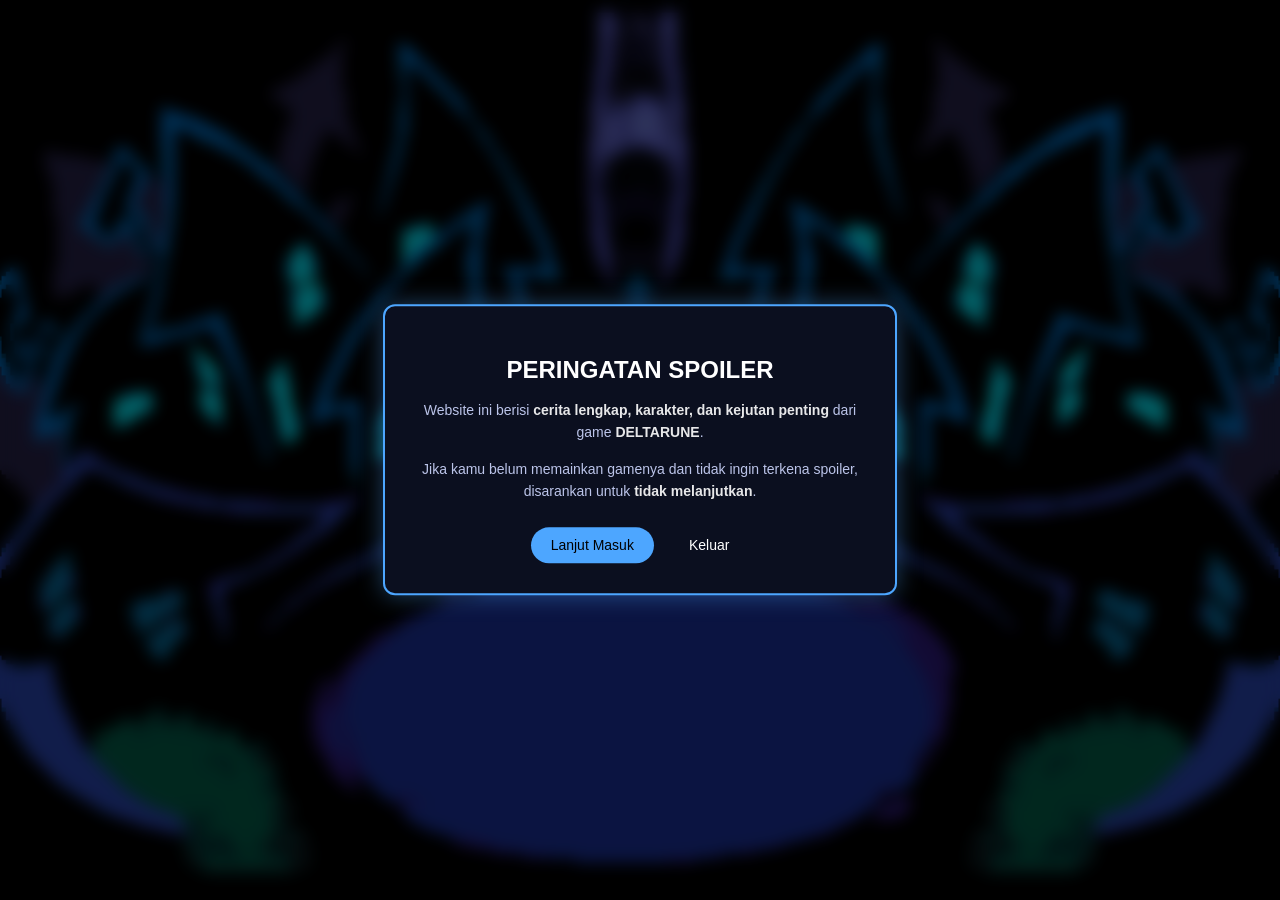
<file: index.html>
<!DOCTYPE html>
<html lang="id">
<head>
    <meta charset="UTF-8">
    <title>Peringatan Spoiler | DELTARUNE</title>
    <meta name="viewport" content="width=device-width, initial-scale=1.0">

    <style>
        body {
            margin: 0;
            font-family: Arial, Helvetica, sans-serif;
            background: url("waningdeltarune.gif") center/cover no-repeat;
            height: 100vh;
            overflow: hidden;
        }

        /* BLUR BACKGROUND */
        .blur-bg {
            position: absolute;
            inset: 0;
            backdrop-filter: blur(8px);
            background: rgba(0,0,0,0.6);
        }

        /* POPUP */
        .spoiler-popup {
            position: fixed;
            top: 50%;
            left: 50%;
            transform: translate(-50%, -50%);
            background: #0b0f1f;
            border: 2px solid #4da6ff;
            border-radius: 12px;
            width: 90%;
            max-width: 450px;
            padding: 30px;
            color: #cfd8ff;
            text-align: center;
            z-index: 10;
            box-shadow: 0 0 25px rgba(77,166,255,0.4);
            animation: fadeIn 0.6s ease;
        }

        .spoiler-popup h2 {
            color: #ffffff;
            margin-bottom: 15px;
        }

        .spoiler-popup p {
            font-size: 14px;
            line-height: 1.6;
            opacity: 0.9;
        }

        .spoiler-popup strong {
            color: #fff;
        }

        .popup-buttons {
            margin-top: 25px;
            display: flex;
            gap: 15px;
            justify-content: center;
        }

        .popup-buttons button {
            padding: 10px 20px;
            border-radius: 20px;
            border: none;
            cursor: pointer;
            font-size: 14px;
            transition: 0.3s;
        }

        .btn-enter {
            background: #4da6ff;
            color: #000;
        }

        .btn-enter:hover {
            background: #79baff;
        }

        .btn-exit {
            background: transparent;
            border: 1px solid #ffffff;
            color: #ffffff;
        }

        .btn-exit:hover {
            background: #ff4d4d;
            color: #000;
        }

        @keyframes fadeIn {
            from {
                opacity: 0;
                transform: translate(-50%, -60%);
            }
            to {
                opacity: 1;
                transform: translate(-50%, -50%);
            }
        }
    </style>
</head>
<body>

    <div class="blur-bg"></div>

    <div class="spoiler-popup">
        <h2> PERINGATAN SPOILER </h2>
        <p>
            Website ini berisi <strong>cerita lengkap, karakter, dan kejutan penting</strong>
            dari game <strong>DELTARUNE</strong>.
        </p>
        <p>
            Jika kamu belum memainkan gamenya dan tidak ingin terkena spoiler,
            disarankan untuk <strong>tidak melanjutkan</strong>.
        </p>

        <div class="popup-buttons">
            <button class="btn-enter" onclick="enterSite()">Lanjut Masuk</button>
            <button class="btn-exit" onclick="exitSite()">Keluar</button>
        </div>
    </div>

    <script>
        function enterSite() {
            window.location.href = "home.html";
        }

        function exitSite() {
            window.location.href = "https://www.google.com";
        }
    </script>

</body>
</html>
</file>
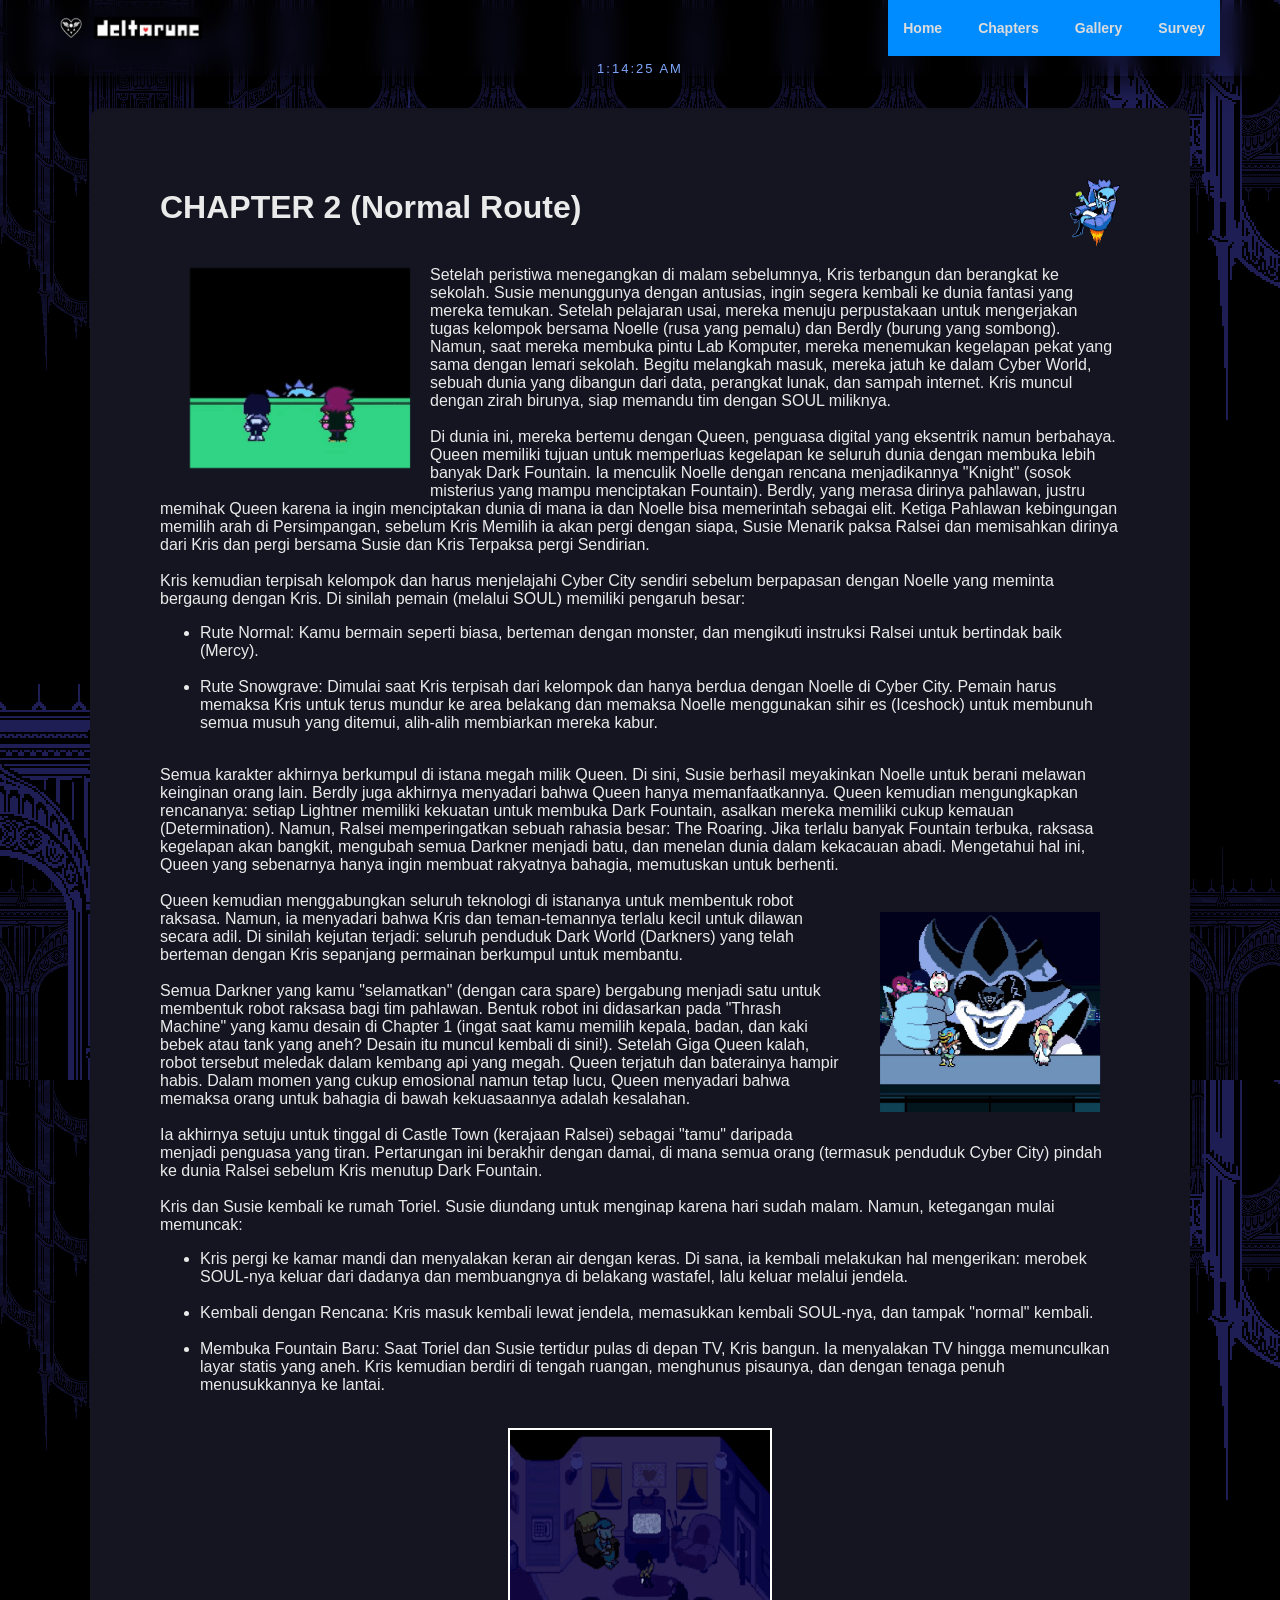
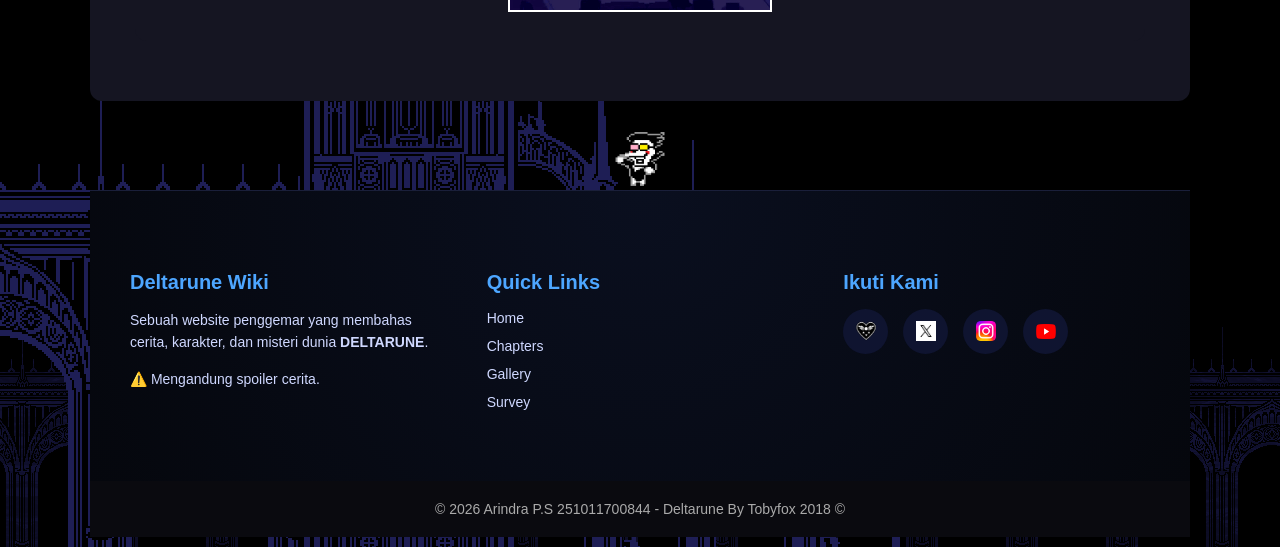
<file: chapter2.html>
<!DOCTYPE html>
<html lang="en">
<head>
<meta charset="UTF-8">
<title>Story - Deltarune</title>
<link rel="stylesheet" href="css/style.css">
</head>
<body background="wall.png">
    

<script>
function updateClock() {
    const now = new Date();
    const time = now.toLocaleTimeString();
    document.getElementById("clock").innerText = time;
}
setInterval(updateClock, 1000);
updateClock();
</script>

<header class="top-nav">
    <div class="nav-container">
        <!-- LEFT -->
        <div class="nav-left">
            <img src="dellvf.png" alt="Icon" class="nav-icon">
            <img src="dellogo.png" alt="Deltarune Logo" class="nav-logo">
        </div>

        <!-- CENTER -->
        <nav class="nav-center">
            <a href="home.html">Home</a>
            <a href="story.html">Chapters</a>
            <a href="gallery.html">Gallery</a>
            <a href="contact.html">Survey</a>
        </nav>
    </div>

    <!-- CLOCK BELOW NAV -->
    <div class="nav-clock">
        <span id="clock">00:00:00</span>
    </div>
</header>
<br>


<div class="container">
<div class="card">

<div class="container">
<div class="card">

    <img src="deltarune-queen.webp" alt="Deskripsi Gambar" style="float: inline-end; margin-block: 10px;" width="50px" height="70px">

<h1>CHAPTER 2 (Normal Route)</h1>
    
    <p>
        <img src="queen-laugh-deltarune-deltarune.gif" alt="Deskripsi Gambar" style="float: inline-start; margin-left: 10px; padding: 20px;" width="220px" height="200px" >
        <br>
        Setelah peristiwa menegangkan di malam sebelumnya, Kris terbangun dan berangkat ke sekolah. Susie menunggunya dengan antusias, ingin segera kembali ke dunia fantasi yang mereka temukan. Setelah pelajaran usai, mereka menuju perpustakaan untuk mengerjakan tugas kelompok bersama Noelle (rusa yang pemalu) dan Berdly (burung yang sombong). Namun, saat mereka membuka pintu Lab Komputer, mereka menemukan kegelapan pekat yang sama dengan lemari sekolah. Begitu melangkah masuk, mereka jatuh ke dalam Cyber World, sebuah dunia yang dibangun dari data, perangkat lunak, dan sampah internet. Kris muncul dengan zirah birunya, siap memandu tim dengan SOUL miliknya.
        <br>
        <br>
        Di dunia ini, mereka bertemu dengan Queen, penguasa digital yang eksentrik namun berbahaya. Queen memiliki tujuan untuk memperluas kegelapan ke seluruh dunia dengan membuka lebih banyak Dark Fountain. Ia menculik Noelle dengan rencana menjadikannya "Knight" (sosok misterius yang mampu menciptakan Fountain).
        Berdly, yang merasa dirinya pahlawan, justru memihak Queen karena ia ingin menciptakan dunia di mana ia dan Noelle bisa memerintah sebagai elit. Ketiga Pahlawan kebingungan memilih arah di Persimpangan, sebelum Kris Memilih ia akan pergi dengan siapa, Susie Menarik paksa Ralsei dan memisahkan dirinya dari Kris dan pergi bersama Susie dan Kris Terpaksa pergi Sendirian.
        <br><br>
       Kris kemudian terpisah kelompok dan harus menjelajahi Cyber City sendiri sebelum berpapasan dengan Noelle yang meminta bergaung dengan Kris. Di sinilah pemain (melalui SOUL) memiliki pengaruh besar:
        <ul>
            <li>Rute Normal: Kamu bermain seperti biasa, berteman dengan monster, dan mengikuti instruksi Ralsei untuk bertindak baik (Mercy).</li>
            <br>
            <li>Rute Snowgrave: Dimulai saat Kris terpisah dari kelompok dan hanya berdua dengan Noelle di Cyber City. Pemain harus memaksa Kris untuk terus mundur ke area belakang dan memaksa Noelle menggunakan sihir es (Iceshock) untuk membunuh semua musuh yang ditemui, alih-alih membiarkan mereka kabur.</li>
        </ul>
        <br>
        Semua karakter akhirnya berkumpul di istana megah milik Queen. Di sini, Susie berhasil meyakinkan Noelle untuk berani melawan keinginan orang lain. Berdly juga akhirnya menyadari bahwa Queen hanya memanfaatkannya.

        Queen kemudian mengungkapkan rencananya: setiap Lightner memiliki kekuatan untuk membuka Dark Fountain, asalkan mereka memiliki cukup kemauan (Determination). Namun, Ralsei memperingatkan sebuah rahasia besar: The Roaring. Jika terlalu banyak Fountain terbuka, raksasa kegelapan akan bangkit, mengubah semua Darkner menjadi batu, dan menelan dunia dalam kekacauan abadi. Mengetahui hal ini, Queen yang sebenarnya hanya ingin membuat rakyatnya bahagia, memutuskan untuk berhenti.
        <br><br>
        <img src="giga.gif" alt="Deskripsi Gambar" style="float: inline-end; margin-left: 10px; padding: 20px;" width="220px" height="200px" >

        Queen kemudian menggabungkan seluruh teknologi di istananya untuk membentuk robot raksasa. Namun, ia menyadari bahwa Kris dan teman-temannya terlalu kecil untuk dilawan secara adil. Di sinilah kejutan terjadi: seluruh penduduk Dark World (Darkners) yang telah berteman dengan Kris sepanjang permainan berkumpul untuk membantu.
        <br><br>
        Semua Darkner yang kamu "selamatkan" (dengan cara spare) bergabung menjadi satu untuk membentuk robot raksasa bagi tim pahlawan. Bentuk robot ini didasarkan pada "Thrash Machine" yang kamu desain di Chapter 1 (ingat saat kamu memilih kepala, badan, dan kaki bebek atau tank yang aneh? Desain itu muncul kembali di sini!).
    
        Setelah Giga Queen kalah, robot tersebut meledak dalam kembang api yang megah. Queen terjatuh dan baterainya hampir habis. Dalam momen yang cukup emosional namun tetap lucu, Queen menyadari bahwa memaksa orang untuk bahagia di bawah kekuasaannya adalah kesalahan.
        <br><br>
        Ia akhirnya setuju untuk tinggal di Castle Town (kerajaan Ralsei) sebagai "tamu" daripada menjadi penguasa yang tiran. Pertarungan ini berakhir dengan damai, di mana semua orang (termasuk penduduk Cyber City) pindah ke dunia Ralsei sebelum Kris menutup Dark Fountain.
        <br><br>
        Kris dan Susie kembali ke rumah Toriel. Susie diundang untuk menginap karena hari sudah malam. Namun, ketegangan mulai memuncak:
        <ul>
            <li>Kris pergi ke kamar mandi dan menyalakan keran air dengan keras. Di sana, ia kembali melakukan hal mengerikan: merobek SOUL-nya keluar dari dadanya dan membuangnya di belakang wastafel, lalu keluar melalui jendela.</li>
            <br>
            <li>Kembali dengan Rencana: Kris masuk kembali lewat jendela, memasukkan kembali SOUL-nya, dan tampak "normal" kembali.</li>
            <br>
            <li>
                Membuka Fountain Baru: Saat Toriel dan Susie tertidur pulas di depan TV, Kris bangun. Ia menyalakan TV hingga memunculkan layar statis yang aneh. Kris kemudian berdiri di tengah ruangan, menghunus pisaunya, dan dengan tenaga penuh menusukkannya ke lantai.
            </li>
        </ul>

    
    </p>
    <br>
    <div align="center">
     <img src="deltarune-dark-world.gif" alt="Deskripsi Gambar" width="260px" height="180px" style="border: 2px white solid;" >


    </div>
</div>
</div>
</div>

<div class="center-image" align="center"> 
        <img src="meme-spamton.gif" alt="Spamton Meme" width="60" height="60">
    </div>

<section class="pre-footer">
    <div class="pre-footer-container">

        <div class="pre-footer-box">
            <h3>Deltarune Wiki</h3>
            <p>
                Sebuah website penggemar yang membahas cerita, karakter,
                dan misteri dunia <strong>DELTARUNE</strong>.
            </p>
            <p>
                ⚠️ Mengandung spoiler cerita.
            </p>
        </div>

        <!-- CENTER -->
        <div class="pre-footer-box">
            <h3>Quick Links</h3>
            <ul class="quick-links">
                <li><a href="index.html">Home</a></li>
                <li><a href="story.html">Chapters</a></li>
                <li><a href="gallery.html">Gallery</a></li>
                <li><a href="contact.html">Survey</a></li>
            </ul>
        </div>

        <div class="pre-footer-box">
            <h3>Ikuti Kami</h3>
            <div class="social-icons">
                <a href="https://deltarune.com" target="_blank" title="Official Deltarune Website"><img src="dellvf.png" width="20px" height="20px" alt=""></a>

                <a href="https://twitter.com/tobyfox" target="_blank" title="Toby Fox Official Twitter / X"><img src="twitter-new-2023-x-logo-white-background-vector_1017-45422.avif"  width="20px" height="20px" alt=""></a>

                <a href="https://www.instagram.com/tobyfoxdog/" target="_blank" title="Toby Fox Official Instagram"><img src="Instagram_logo_2022.svg.webp"  width="20px" height="20px" alt=""></a>

                <a href="https://www.youtube.com/@tobyfoxofficial" target="_blank" title="Toby Fox Official YouTube"><img src="Youtube_logo.png"  width="20px" height="15px" alt=""></a>

            </div>
        </div>

    </div>
</section>

<footer>
&copy; 2026 Arindra P.S 251011700844 - Deltarune By Tobyfox 2018 &copy;
</footer>
</body>
</html>
</file>
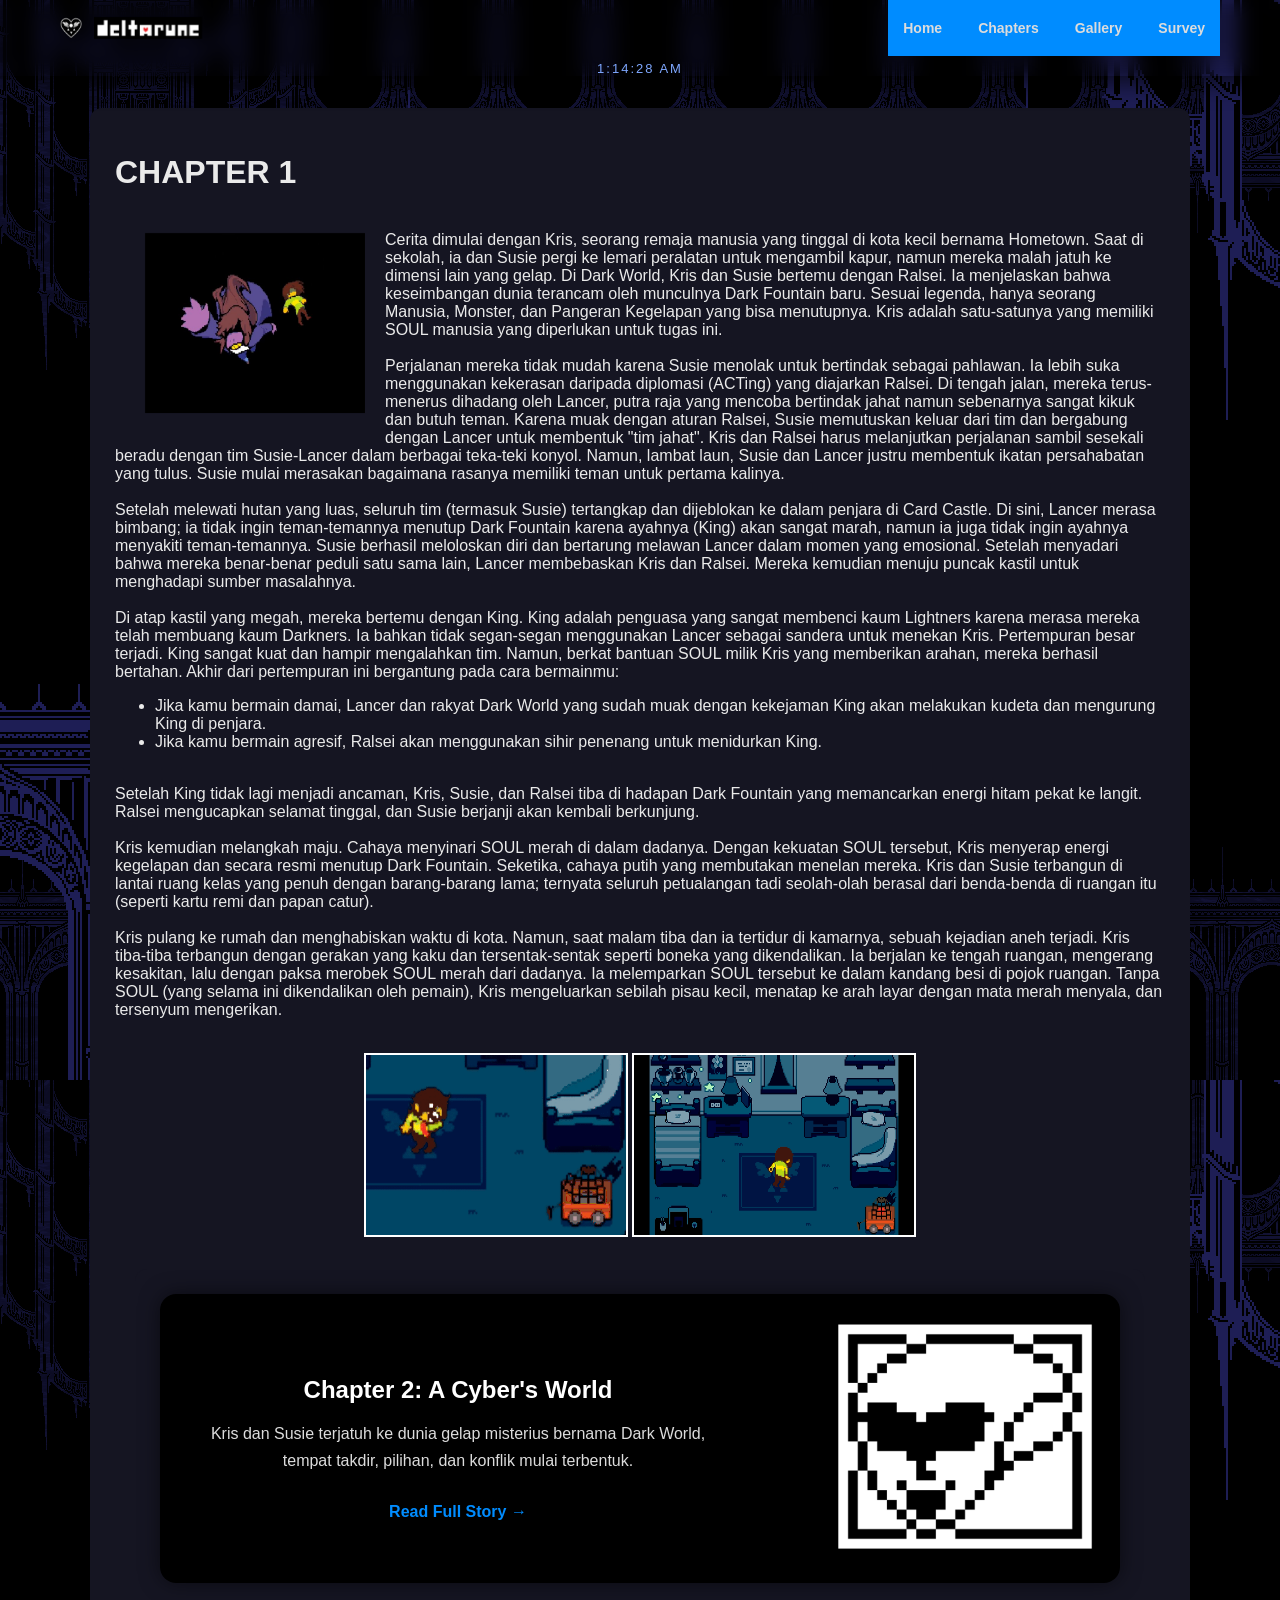
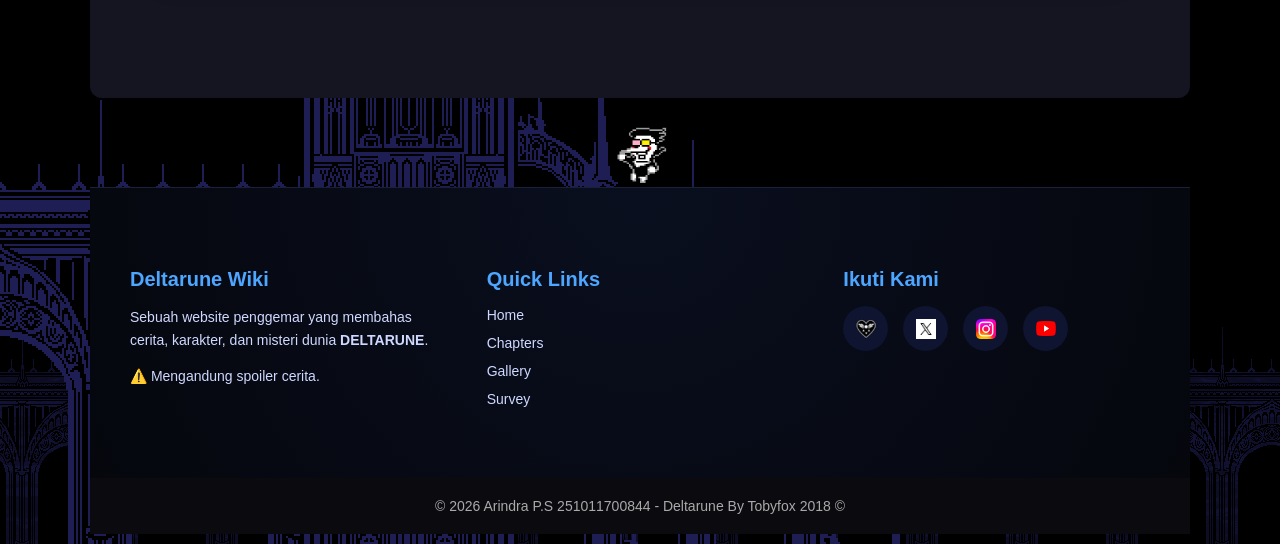
<file: chapters.html>
<!DOCTYPE html>
<html lang="en">
<head>
<meta charset="UTF-8">
<title>Story - Deltarune</title>
<link rel="stylesheet" href="css/style.css">
</head>
<body background="wall.png">
    
<script>
function updateClock() {
    const now = new Date();
    const time = now.toLocaleTimeString();
    document.getElementById("clock").innerText = time;
}
setInterval(updateClock, 1000);
updateClock();
</script>

<header class="top-nav">
    <div class="nav-container">
        <!-- LEFT -->
        <div class="nav-left">
            <img src="dellvf.png" alt="Icon" class="nav-icon">
            <img src="dellogo.png" alt="Deltarune Logo" class="nav-logo">
        </div>

        <!-- CENTER -->
        <nav class="nav-center">
            <a href="home.html">Home</a>
            <a href="story.html">Chapters</a>
            <a href="gallery.html">Gallery</a>
            <a href="contact.html">Survey</a>
        </nav>
    </div>

    <!-- CLOCK BELOW NAV -->
    <div class="nav-clock">
        <span id="clock">00:00:00</span>
    </div>
</header>
<br>

<div class="container">
<div class="card">

<h1>CHAPTER 1</h1>
    
    <p>
            <img src="fall.jpg" alt="Deskripsi Gambar" style="float: inline-start; margin-left: 10px; padding: 20px;" width="220px" height="180px" >
        <br>
        Cerita dimulai dengan Kris, seorang remaja manusia yang tinggal di kota kecil bernama Hometown. Saat di sekolah, ia dan Susie pergi ke lemari peralatan untuk mengambil kapur, namun mereka malah jatuh ke dimensi lain yang gelap.
        Di Dark World, Kris dan Susie bertemu dengan Ralsei. Ia menjelaskan bahwa keseimbangan dunia terancam oleh munculnya Dark Fountain baru. Sesuai legenda, hanya seorang Manusia, Monster, dan Pangeran Kegelapan yang bisa menutupnya. Kris adalah satu-satunya yang memiliki SOUL manusia yang diperlukan untuk tugas ini.
        <br>
        <br>
        Perjalanan mereka tidak mudah karena Susie menolak untuk bertindak sebagai pahlawan. Ia lebih suka menggunakan kekerasan daripada diplomasi (ACTing) yang diajarkan Ralsei. Di tengah jalan, mereka terus-menerus dihadang oleh Lancer, putra raja yang mencoba bertindak jahat namun sebenarnya sangat kikuk dan butuh teman.
        Karena muak dengan aturan Ralsei, Susie memutuskan keluar dari tim dan bergabung dengan Lancer untuk membentuk "tim jahat". Kris dan Ralsei harus melanjutkan perjalanan sambil sesekali beradu dengan tim Susie-Lancer dalam berbagai teka-teki konyol. Namun, lambat laun, Susie dan Lancer justru membentuk ikatan persahabatan yang tulus. Susie mulai merasakan bagaimana rasanya memiliki teman untuk pertama kalinya.
        <br><br>
        Setelah melewati hutan yang luas, seluruh tim (termasuk Susie) tertangkap dan dijeblokan ke dalam penjara di Card Castle. Di sini, Lancer merasa bimbang; ia tidak ingin teman-temannya menutup Dark Fountain karena ayahnya (King) akan sangat marah, namun ia juga tidak ingin ayahnya menyakiti teman-temannya.
        Susie berhasil meloloskan diri dan bertarung melawan Lancer dalam momen yang emosional. Setelah menyadari bahwa mereka benar-benar peduli satu sama lain, Lancer membebaskan Kris dan Ralsei. Mereka kemudian menuju puncak kastil untuk menghadapi sumber masalahnya.
        <br>
        <br>
        Di atap kastil yang megah, mereka bertemu dengan King. King adalah penguasa yang sangat membenci kaum Lightners karena merasa mereka telah membuang kaum Darkners. Ia bahkan tidak segan-segan menggunakan Lancer sebagai sandera untuk menekan Kris.
        Pertempuran besar terjadi. King sangat kuat dan hampir mengalahkan tim. Namun, berkat bantuan SOUL milik Kris yang memberikan arahan, mereka berhasil bertahan. Akhir dari pertempuran ini bergantung pada cara bermainmu:
        <ul>
            <li>Jika kamu bermain damai, Lancer dan rakyat Dark World yang sudah muak dengan kekejaman King akan melakukan kudeta dan mengurung King di penjara.</li>
            <li>Jika kamu bermain agresif, Ralsei akan menggunakan sihir penenang untuk menidurkan King.</li>
        </ul>
        <br>
        Setelah King tidak lagi menjadi ancaman, Kris, Susie, dan Ralsei tiba di hadapan Dark Fountain yang memancarkan energi hitam pekat ke langit. Ralsei mengucapkan selamat tinggal, dan Susie berjanji akan kembali berkunjung.
        <br><br>
        Kris kemudian melangkah maju. Cahaya menyinari SOUL merah di dalam dadanya. Dengan kekuatan SOUL tersebut, Kris menyerap energi kegelapan dan secara resmi menutup Dark Fountain. Seketika, cahaya putih yang membutakan menelan mereka. Kris dan Susie terbangun di lantai ruang kelas yang penuh dengan barang-barang lama; ternyata seluruh petualangan tadi seolah-olah berasal dari benda-benda di ruangan itu (seperti kartu remi dan papan catur).
        <br><br>
        Kris pulang ke rumah dan menghabiskan waktu di kota. Namun, saat malam tiba dan ia tertidur di kamarnya, sebuah kejadian aneh terjadi. Kris tiba-tiba terbangun dengan gerakan yang kaku dan tersentak-sentak seperti boneka yang dikendalikan.
    
        Ia berjalan ke tengah ruangan, mengerang kesakitan, lalu dengan paksa merobek SOUL merah dari dadanya. Ia melemparkan SOUL tersebut ke dalam kandang besi di pojok ruangan. Tanpa SOUL (yang selama ini dikendalikan oleh pemain), Kris mengeluarkan sebilah pisau kecil, menatap ke arah layar dengan mata merah menyala, dan tersenyum mengerikan.
    
    </p>
    <br>
    <div align="center">
     <img src="soulout.gif" alt="Deskripsi Gambar" width="260px" height="180px" style="border: 2px white solid;" >
     <img src="stare.gif" alt="Deskripsi Gambar" width="280px" height="180px" style="border: 2px white solid;" >

    <br>
    <br>
    <div class="container">
<div class="card">

    <a href="chapter2.html" class="chapter-card">
    <div class="chapter-text">
        <h2>Chapter 2: A Cyber's World</h2>
        <p>
            Kris dan Susie terjatuh ke dunia gelap misterius bernama Dark World,
            tempat takdir, pilihan, dan konflik mulai terbentuk.
        </p>
        <span class="read-more">Read Full Story →</span>
    </div>

    <div class="chapter-image">
        <img src="ch2.webp" alt="Chapter 1">
    </div>
</a>
    </div>
</div>
</div>
</div>
   <div class="center-image" align="center"> 
        <img src="meme-spamton.gif" alt="Spamton Meme" width="60" height="60">
    </div>

<section class="pre-footer">
    <div class="pre-footer-container">

        <div class="pre-footer-box">
            <h3>Deltarune Wiki</h3>
            <p>
                Sebuah website penggemar yang membahas cerita, karakter,
                dan misteri dunia <strong>DELTARUNE</strong>.
            </p>
            <p>
                ⚠️ Mengandung spoiler cerita.
            </p>
        </div>

        <!-- CENTER -->
        <div class="pre-footer-box">
            <h3>Quick Links</h3>
            <ul class="quick-links">
                <li><a href="index.html">Home</a></li>
                <li><a href="story.html">Chapters</a></li>
                <li><a href="gallery.html">Gallery</a></li>
                <li><a href="contact.html">Survey</a></li>
            </ul>
        </div>

        <div class="pre-footer-box">
            <h3>Ikuti Kami</h3>
            <div class="social-icons">
                <a href="https://deltarune.com" target="_blank" title="Official Deltarune Website"><img src="dellvf.png" width="20px" height="20px" alt=""></a>

                <a href="https://twitter.com/tobyfox" target="_blank" title="Toby Fox Official Twitter / X"><img src="twitter-new-2023-x-logo-white-background-vector_1017-45422.avif"  width="20px" height="20px" alt=""></a>

                <a href="https://www.instagram.com/tobyfoxdog/" target="_blank" title="Toby Fox Official Instagram"><img src="Instagram_logo_2022.svg.webp"  width="20px" height="20px" alt=""></a>

                <a href="https://www.youtube.com/@tobyfoxofficial" target="_blank" title="Toby Fox Official YouTube"><img src="Youtube_logo.png"  width="20px" height="15px" alt=""></a>

            </div>
        </div>

    </div>
</section>

<footer>
&copy; 2026 Arindra P.S 251011700844 - Deltarune By Tobyfox 2018 &copy;
</footer>

</body>
</html>
</file>
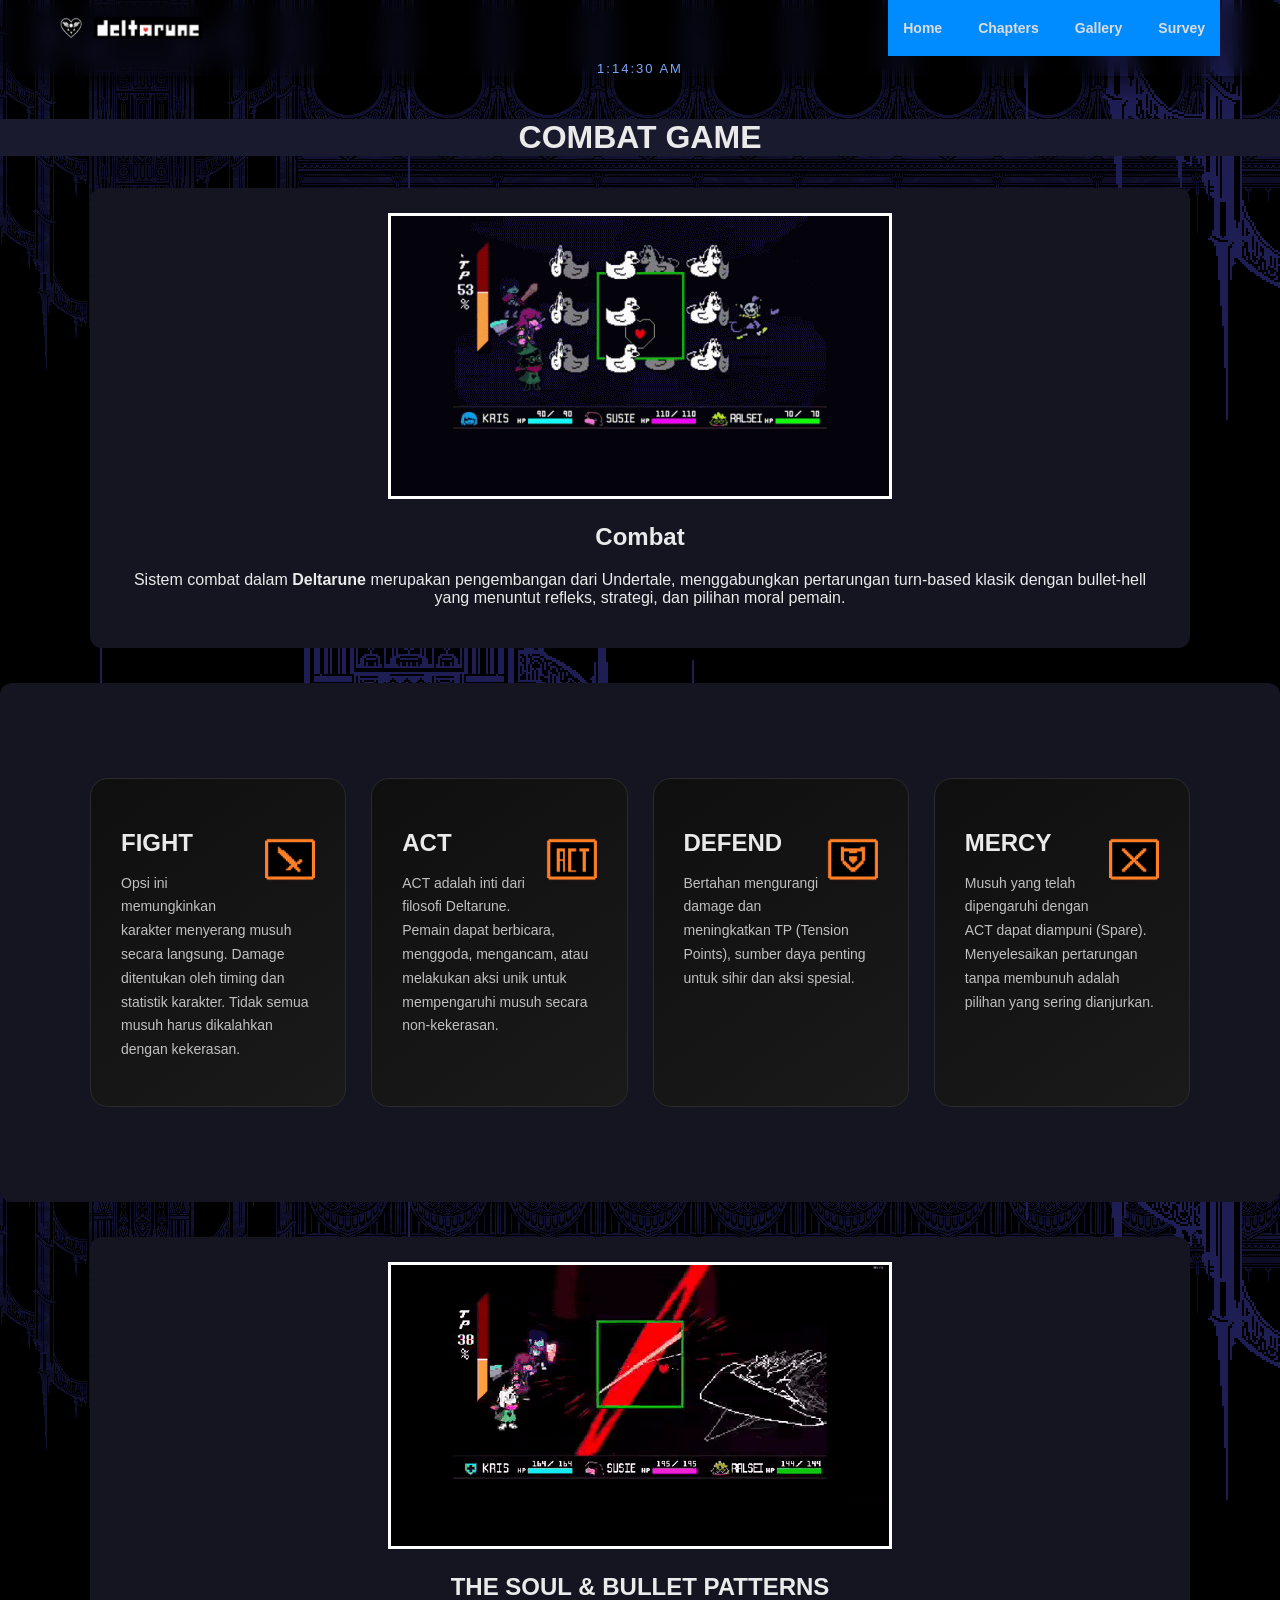
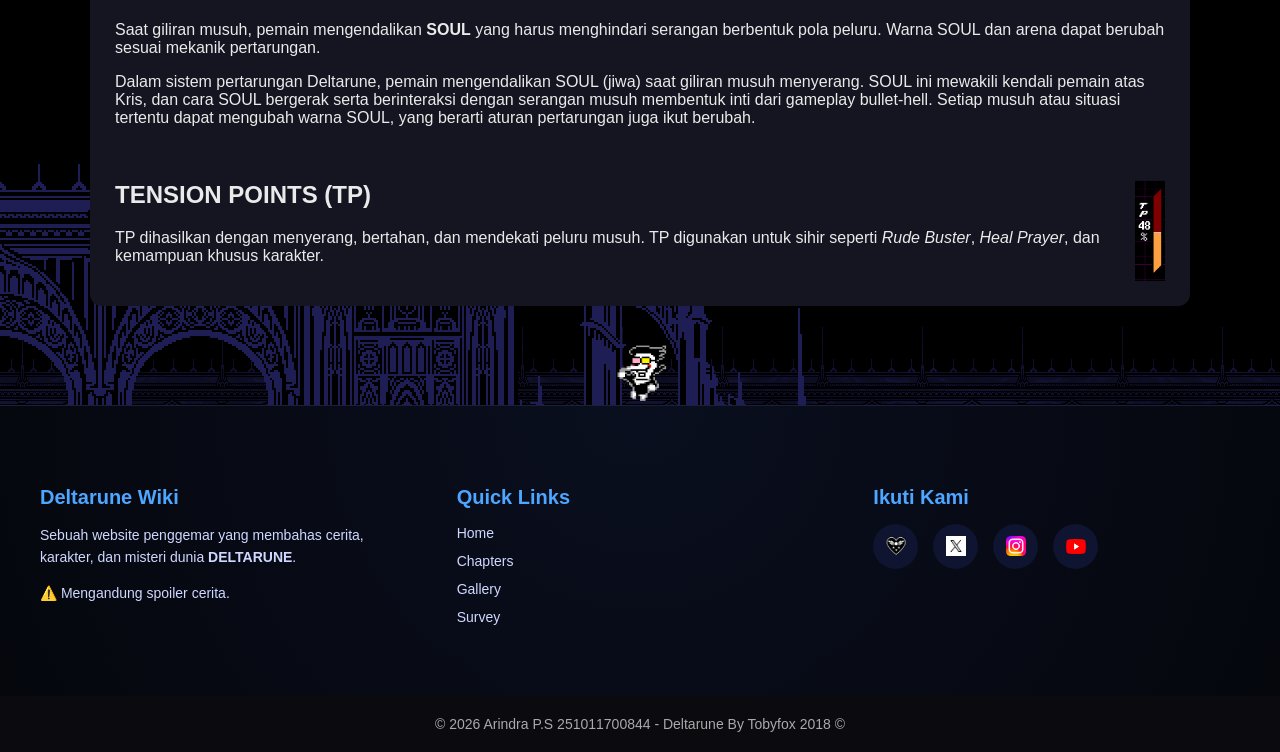
<file: combat.html>
<!DOCTYPE html>
<html lang="en">
<head>
<meta charset="UTF-8">
<title>Combat System - Deltarune</title>
<link rel="stylesheet" href="css/style.css">
</head>
<body background="wall.png">

<script>
function updateClock() {
    const now = new Date();
    const time = now.toLocaleTimeString();
    document.getElementById("clock").innerText = time;
}
setInterval(updateClock, 1000);
updateClock();
</script>

<header class="top-nav">
    <div class="nav-container">
        <!-- LEFT -->
        <div class="nav-left">
            <img src="dellvf.png" alt="Icon" class="nav-icon">
            <img src="dellogo.png" alt="Deltarune Logo" class="nav-logo">
            
            
        </div>

        <!-- CENTER -->
        <nav class="nav-center">
            <a href="home.html">Home</a>
            <a href="story.html">Chapters</a>
            <a href="gallery.html">Gallery</a>
            <a href="contact.html">Survey</a>
        </nav>
    </div>

    <!-- CLOCK BELOW NAV -->
    <div class="nav-clock">
        <span id="clock">00:00:00</span>
    </div>
</header>
<br>
<div style="background: #1a1a2e;">
<h1 align="center">COMBAT GAME</h1>
</div>


    <section class="container">
        <article class="card">
            <div align="center">
            
            <img src="jevil-deltarune.gif" alt="" width="" style="border: 3px solid white;">
            <h2>Combat</h2>

            </div>
            
    <p align="center">
        Sistem combat dalam <strong>Deltarune</strong> merupakan pengembangan dari Undertale,
        menggabungkan pertarungan turn-based klasik dengan bullet-hell yang menuntut refleks,
        strategi, dan pilihan moral pemain.
    </p>
    </article>
</section>

<div class="card">
    <section class="combat-grid">
    <div class="combat-card">
        <h2>
             <img src="FIGHT_icon.webp" alt="Deskripsi Gambar" style="float: inline-end; margin-block: 10px;" width="50px" height="50px">
              FIGHT</h2>
        <p>
            Opsi ini memungkinkan karakter menyerang musuh secara langsung.
            Damage ditentukan oleh timing dan statistik karakter.
            Tidak semua musuh harus dikalahkan dengan kekerasan.
        </p>
    </div>

    <div class="combat-card">
        <h2> <img src="ACT_icon.webp" alt="Deskripsi Gambar" style="float: inline-end; margin-block: 10px;" width="50px" height="50px">
             ACT</h2>
        <p>
            ACT adalah inti dari filosofi Deltarune.
            Pemain dapat berbicara, menggoda, mengancam, atau melakukan aksi unik
            untuk mempengaruhi musuh secara non-kekerasan.
        </p>
    </div>

    <div class="combat-card">
        <h2><img src="DEFEND_icon.webp" alt="Deskripsi Gambar" style="float: inline-end; margin-block: 10px;" width="50px" height="50px">
          DEFEND</h2>
        <p>
            Bertahan mengurangi damage dan meningkatkan TP (Tension Points),
            sumber daya penting untuk sihir dan aksi spesial.
        </p>
    </div>

    <div class="combat-card">
        <h2><img src="SPARE_icon.webp" alt="Deskripsi Gambar" style="float: inline-end; margin-block: 10px;" width="50px" height="50px">
           
             MERCY</h2>
        <p>
            Musuh yang telah dipengaruhi dengan ACT dapat diampuni (Spare).
            Menyelesaikan pertarungan tanpa membunuh adalah pilihan yang sering dianjurkan.
        </p>
    </div>
</section>
</div>

 <section class="container">
        <article class="card">
            <div align="center">
            
            <img src="deltarune-roaringknight.gif" alt="" width="" style="border: 3px solid white;">
            <h2>THE SOUL & BULLET PATTERNS</h2>

            </div>
            
    <p>
        Saat giliran musuh, pemain mengendalikan <strong>SOUL</strong> yang harus
        menghindari serangan berbentuk pola peluru.
        Warna SOUL dan arena dapat berubah sesuai mekanik pertarungan.
    </p>
    <p>
        Dalam sistem pertarungan Deltarune, pemain mengendalikan SOUL (jiwa) saat giliran musuh menyerang. SOUL ini mewakili kendali pemain atas Kris, dan cara SOUL bergerak serta berinteraksi dengan serangan musuh membentuk inti dari gameplay bullet-hell.

Setiap musuh atau situasi tertentu dapat mengubah warna SOUL, yang berarti aturan pertarungan juga ikut berubah.
    </p>
    <br>
        <h2>TENSION POINTS (TP)  <img src="tpbar.png" width="30px" height="100px" alt="" style="float: inline-end;"></h2>
       
    <p>
        TP dihasilkan dengan menyerang, bertahan, dan mendekati peluru musuh.
        TP digunakan untuk sihir seperti <em>Rude Buster</em>, <em>Heal Prayer</em>,
        dan kemampuan khusus karakter.
    </p>
    </article>
    </section>




    
<div class="center-image" align="center"> 
        <img src="meme-spamton.gif" alt="Spamton Meme" width="60" height="60">
    </div>

<section class="pre-footer">
    <div class="pre-footer-container">

        <div class="pre-footer-box">
            <h3>Deltarune Wiki</h3>
            <p>
                Sebuah website penggemar yang membahas cerita, karakter,
                dan misteri dunia <strong>DELTARUNE</strong>.
            </p>
            <p>
                ⚠️ Mengandung spoiler cerita.
            </p>
        </div>

        <!-- CENTER -->
        <div class="pre-footer-box">
            <h3>Quick Links</h3>
            <ul class="quick-links">
                <li><a href="index.html">Home</a></li>
                <li><a href="story.html">Chapters</a></li>
                <li><a href="gallery.html">Gallery</a></li>
                <li><a href="contact.html">Survey</a></li>
            </ul>
        </div>

        <div class="pre-footer-box">
            <h3>Ikuti Kami</h3>
            <div class="social-icons">
                <a href="https://deltarune.com" target="_blank" title="Official Deltarune Website"><img src="dellvf.png" width="20px" height="20px" alt=""></a>

                <a href="https://twitter.com/tobyfox" target="_blank" title="Toby Fox Official Twitter / X"><img src="twitter-new-2023-x-logo-white-background-vector_1017-45422.avif"  width="20px" height="20px" alt=""></a>

                <a href="https://www.instagram.com/tobyfoxdog/" target="_blank" title="Toby Fox Official Instagram"><img src="Instagram_logo_2022.svg.webp"  width="20px" height="20px" alt=""></a>

                <a href="https://www.youtube.com/@tobyfoxofficial" target="_blank" title="Toby Fox Official YouTube"><img src="Youtube_logo.png"  width="20px" height="15px" alt=""></a>

            </div>
        </div>

    </div>
</section>

<footer>
&copy; 2026 Arindra P.S 251011700844 - Deltarune By Tobyfox 2018 &copy;
</footer>

</body>
</html>
</file>
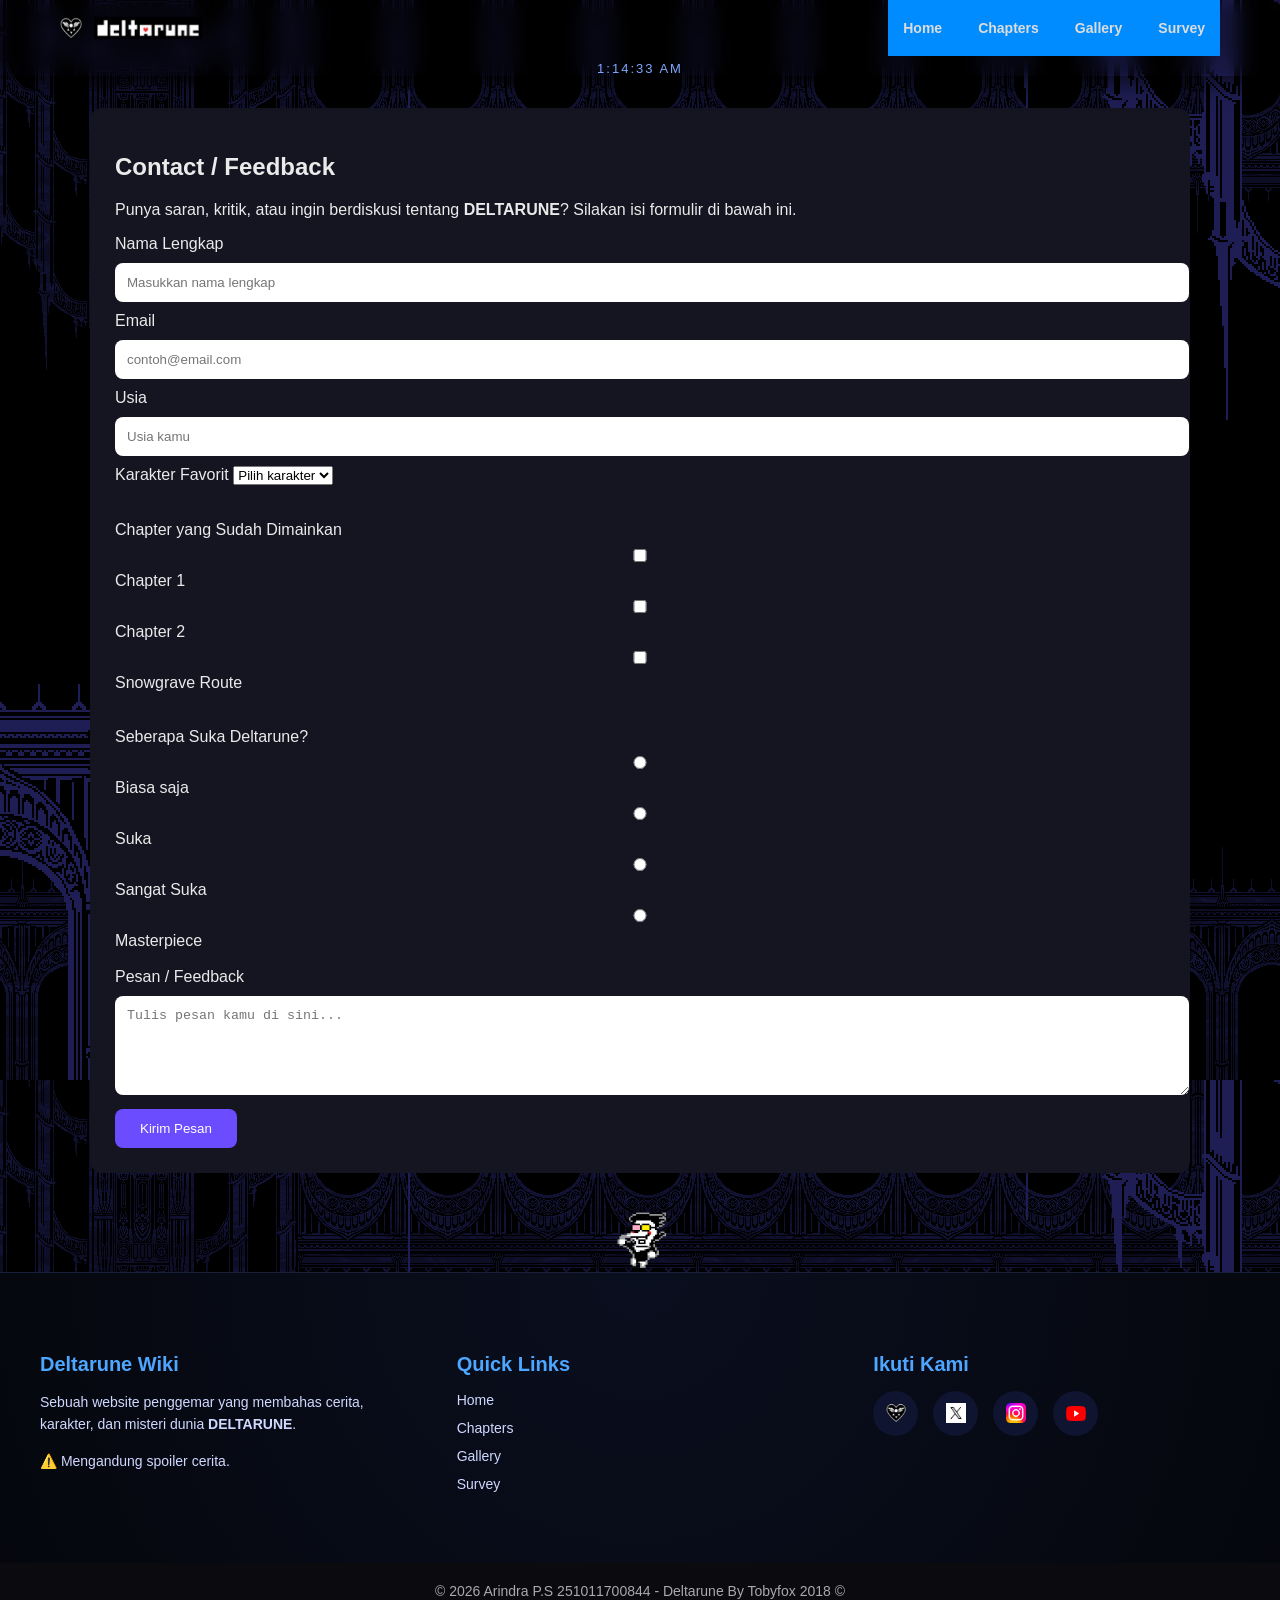
<file: contact.html>
<!DOCTYPE html>
<html lang="en">
<head>
<meta charset="UTF-8">
<title>Form - Deltarune</title>
<link rel="stylesheet" href="css/style.css">
</head>
<body background="wall.png">

<script>
function updateClock() {
    const now = new Date();
    const time = now.toLocaleTimeString();
    document.getElementById("clock").innerText = time;
}
setInterval(updateClock, 1000);
updateClock();
</script>

<header class="top-nav">
    <div class="nav-container">
        <!-- LEFT -->
        <div class="nav-left">
            <img src="dellvf.png" alt="Icon" class="nav-icon">
            <img src="dellogo.png" alt="Deltarune Logo" class="nav-logo">
        </div>

        <!-- CENTER -->
        <nav class="nav-center">
            <a href="home.html">Home</a>
            <a href="story.html">Chapters</a>
            <a href="gallery.html">Gallery</a>
            <a href="contact.html">Survey</a>
        </nav>
    </div>

    <!-- CLOCK BELOW NAV -->
    <div class="nav-clock">
        <span id="clock">00:00:00</span>
    </div>
</header>
<br>
<div class="container">
    <div class="card">

        <h2>Contact / Feedback</h2>
        <p>
            Punya saran, kritik, atau ingin berdiskusi tentang
            <strong>DELTARUNE</strong>?  
            Silakan isi formulir di bawah ini.
        </p>

        <form>

            <!-- NAMA -->
            <label>Nama Lengkap</label>
            <input type="text" placeholder="Masukkan nama lengkap" required>

            <!-- EMAIL -->
            <label>Email</label>
            <input type="email" placeholder="contoh@email.com" required>

            <!-- USIA -->
            <label>Usia</label>
            <input type="number" placeholder="Usia kamu" min="10" max="60">

            <!-- FAVORIT -->
            <label>Karakter Favorit</label>
            <select>
                <option>Pilih karakter</option>
                <option>Kris</option>
                <option>Susie</option>
                <option>Ralsei</option>
                <option>Noelle</option>
                <option>Berdly</option>
                <option>Spamton</option>
                <option>Lainnya</option>
            </select>
            <br>
            <br> <br>
            <!-- CHAPTER -->
            <label>Chapter yang Sudah Dimainkan</label>
            <div>
                <input type="checkbox"> Chapter 1  
                <input type="checkbox"> Chapter 2  
                <input type="checkbox"> Snowgrave Route
            </div>
            <br>
            <br>
            <!-- RATING -->
            <label>Seberapa Suka Deltarune?</label>
            <div>
                <input type="radio" name="rate"> Biasa saja  
                <input type="radio" name="rate"> Suka  
                <input type="radio" name="rate"> Sangat Suka  
                <input type="radio" name="rate"> Masterpiece
            </div>
            <br>
            <!-- PESAN -->
            <label>Pesan / Feedback</label>
            <textarea rows="5" placeholder="Tulis pesan kamu di sini..."></textarea>


            <!-- BUTTON -->
            <button type="submit">Kirim Pesan</button>

        </form>

    </div>
</div>


  <div class="center-image" align="center"> 
        <img src="meme-spamton.gif" alt="Spamton Meme" width="60" height="60">
    </div>

<section class="pre-footer">
    <div class="pre-footer-container">

        <div class="pre-footer-box">
            <h3>Deltarune Wiki</h3>
            <p>
                Sebuah website penggemar yang membahas cerita, karakter,
                dan misteri dunia <strong>DELTARUNE</strong>.
            </p>
            <p>
                ⚠️ Mengandung spoiler cerita.
            </p>
        </div>

        <!-- CENTER -->
        <div class="pre-footer-box">
            <h3>Quick Links</h3>
            <ul class="quick-links">
                <li><a href="index.html">Home</a></li>
                <li><a href="story.html">Chapters</a></li>
                <li><a href="gallery.html">Gallery</a></li>
                <li><a href="contact.html">Survey</a></li>
            </ul>
        </div>

        <div class="pre-footer-box">
            <h3>Ikuti Kami</h3>
            <div class="social-icons">
                <a href="https://deltarune.com" target="_blank" title="Official Deltarune Website"><img src="dellvf.png" width="20px" height="20px" alt=""></a>

                <a href="https://twitter.com/tobyfox" target="_blank" title="Toby Fox Official Twitter / X"><img src="twitter-new-2023-x-logo-white-background-vector_1017-45422.avif"  width="20px" height="20px" alt=""></a>

                <a href="https://www.instagram.com/tobyfoxdog/" target="_blank" title="Toby Fox Official Instagram"><img src="Instagram_logo_2022.svg.webp"  width="20px" height="20px" alt=""></a>

                <a href="https://www.youtube.com/@tobyfoxofficial" target="_blank" title="Toby Fox Official YouTube"><img src="Youtube_logo.png"  width="20px" height="15px" alt=""></a>

            </div>
        </div>

    </div>
</section>

<footer>
&copy; 2026 Arindra P.S 251011700844 - Deltarune By Tobyfox 2018 &copy;
</footer>

</body>
</html>
</file>
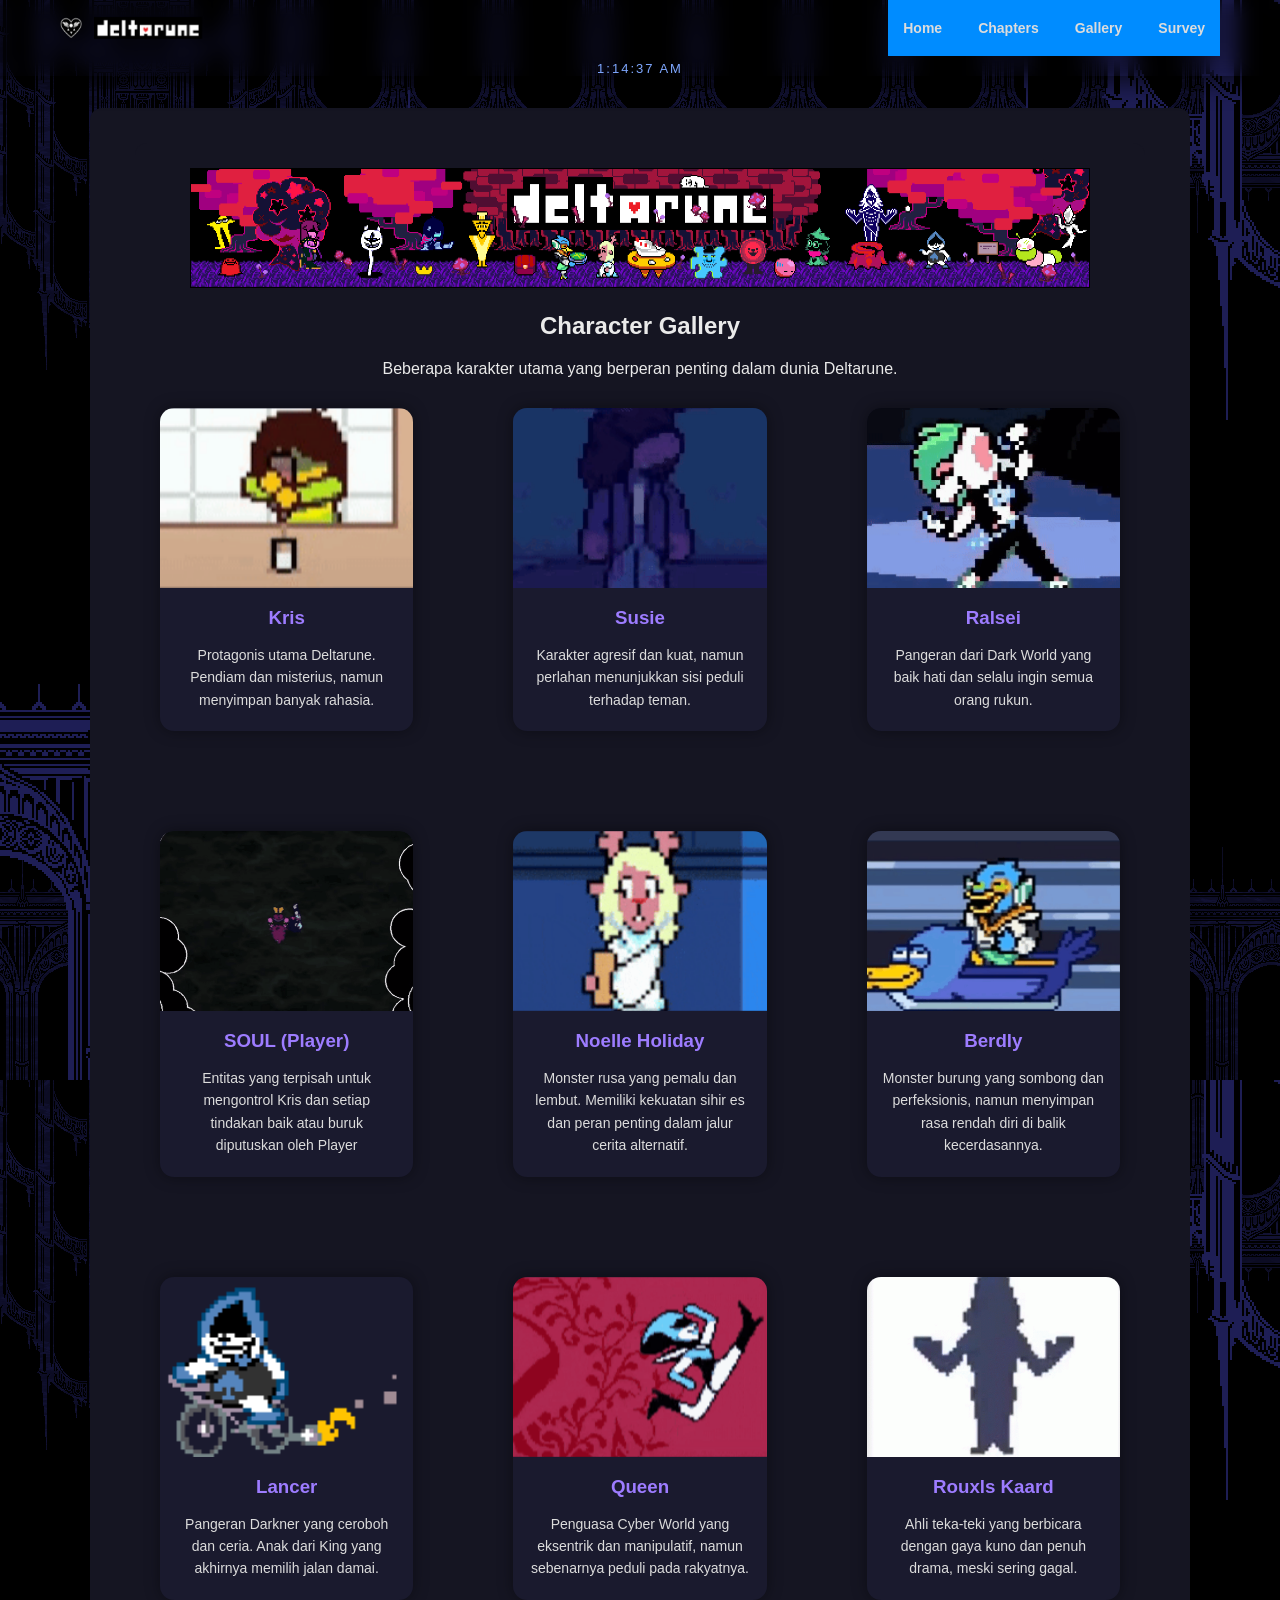
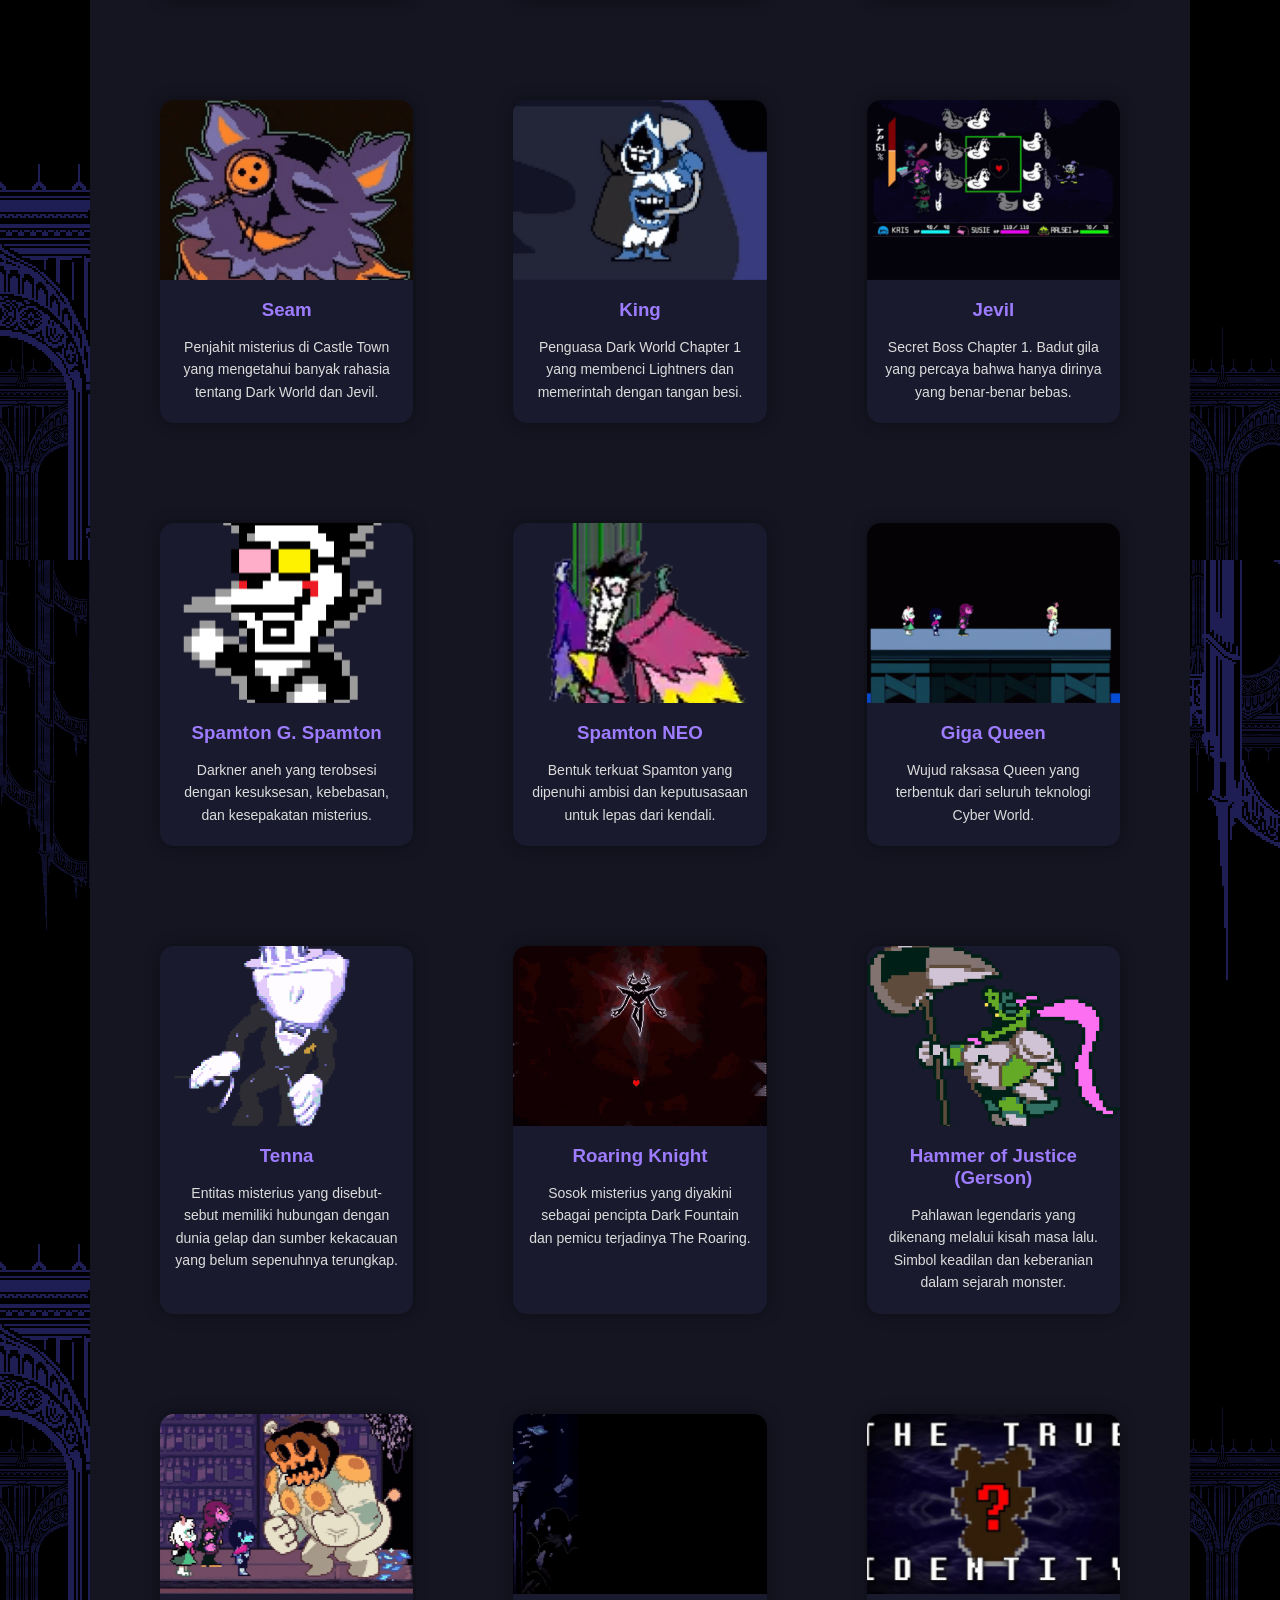
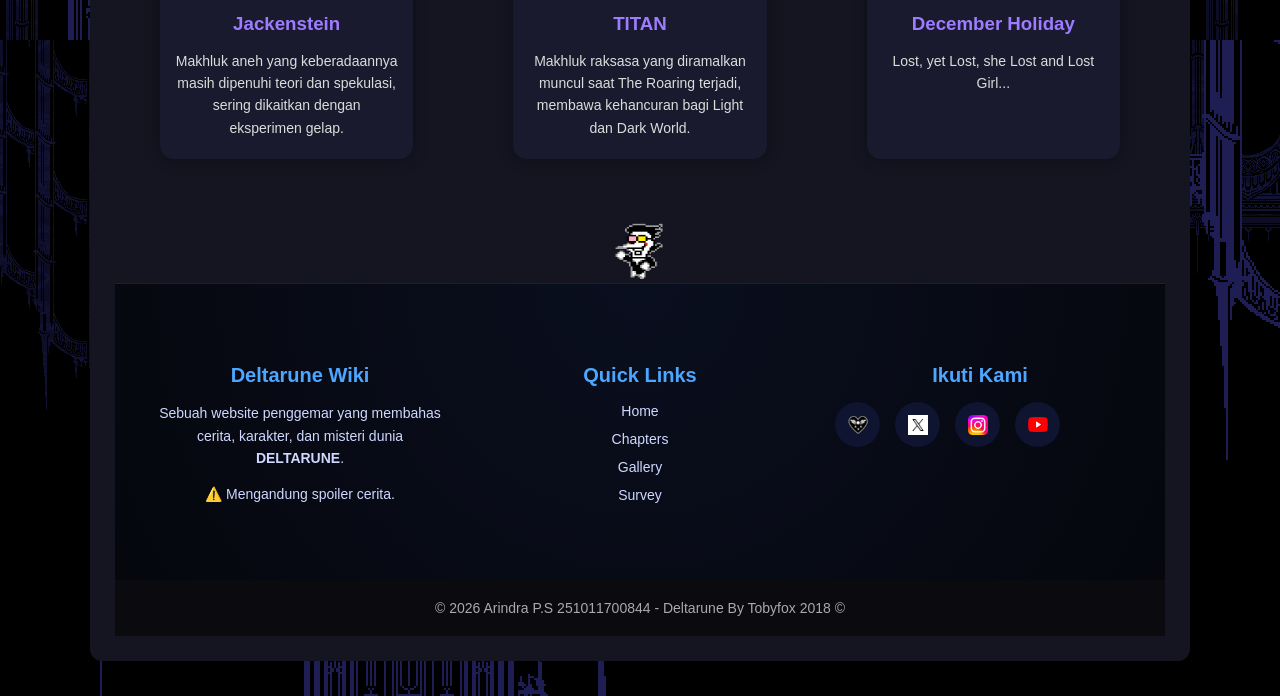
<file: gallery.html>
<!DOCTYPE html>
<html lang="en">
<head>
<meta charset="UTF-8">
<title>Gallery - Deltarune</title>
<link rel="stylesheet" href="css/style.css">
</head>
<body background="wall.png">

<script>
function updateClock() {
    const now = new Date();
    const time = now.toLocaleTimeString();
    document.getElementById("clock").innerText = time;
}
setInterval(updateClock, 1000);
updateClock();
</script>

<header class="top-nav">
    <div class="nav-container">
        <!-- LEFT -->
        <div class="nav-left">
            <img src="dellvf.png" alt="Icon" class="nav-icon">
            <img src="dellogo.png" alt="Deltarune Logo" class="nav-logo">
        </div>

        <!-- CENTER -->
        <nav class="nav-center">
            <a href="home.html">Home</a>
            <a href="story.html">Chapters</a>
            <a href="gallery.html">Gallery</a>
            <a href="contact.html">Survey</a>
        </nav>
    </div>

    <!-- CLOCK BELOW NAV -->
    <div class="nav-clock">
        <span id="clock">00:00:00</span>
    </div>
</header>
<br>


<div class="container">
<div class="card">
    <div align="center">
        

<div class="container">
    <div class="card">
        <img src="banner.png" alt="Deskripsi Gambar" style="position: relative;" width="900px" height="120px">
        <br>
        <h2>Character Gallery</h2>
        <p>Beberapa karakter utama yang berperan penting dalam dunia Deltarune.</p>

        <div class="gallery-cards">

            <div class="char-card">
                <img src="deltarune-kris-deltarune.gif" alt="Kris">
                <h3>Kris</h3>
                <p>Protagonis utama Deltarune. Pendiam dan misterius, namun menyimpan banyak rahasia.</p>
            </div>

            <div class="char-card">
                <img src="susie-deltarune.gif" alt="Susie" width="300px" height="300px">
                <h3>Susie</h3>
                <p>Karakter agresif dan kuat, namun perlahan menunjukkan sisi peduli terhadap teman.</p>
            </div>

            <div class="char-card">
                <img src="ralsei-deltarune.gif" alt="Ralsei">
                <h3>Ralsei</h3>
                <p>Pangeran dari Dark World yang baik hati dan selalu ingin semua orang rukun.</p>
            </div>

            <div class="char-card">
                <img src="soul.gif" alt="YOU">
                <h3>SOUL (Player)</h3>
                <p>Entitas yang terpisah untuk mengontrol Kris dan setiap tindakan baik atau buruk diputuskan oleh Player</p>
            </div>
            <div class="char-card">
            <img src="noelle-noelle-holiday.gif" alt="Noelle">
            <h3>Noelle Holiday</h3>
            <p>Monster rusa yang pemalu dan lembut. Memiliki kekuatan sihir es dan peran penting dalam jalur cerita alternatif.</p>
        </div>

        <div class="char-card">
            <img src="burghley-deltarune.gif" alt="Berdly">
            <h3>Berdly</h3>
            <p>Monster burung yang sombong dan perfeksionis, namun menyimpan rasa rendah diri di balik kecerdasannya.</p>
        </div>

        <div class="char-card">
            <img src="deltarune-lancer.gif" alt="Lancer">
            <h3>Lancer</h3>
            <p>Pangeran Darkner yang ceroboh dan ceria. Anak dari King yang akhirnya memilih jalan damai.</p>
        </div>

        <div class="char-card">
            <img src="queenfp.gif" alt="Queen">
            <h3>Queen</h3>
            <p>Penguasa Cyber World yang eksentrik dan manipulatif, namun sebenarnya peduli pada rakyatnya.</p>
        </div>

        <div class="char-card">
            <img src="rouxls-kaard-rouxls.gif" alt="Rouxls Kaard">
            <h3>Rouxls Kaard</h3>
            <p>Ahli teka-teki yang berbicara dengan gaya kuno dan penuh drama, meski sering gagal.</p>
        </div>

        <div class="char-card">
            <img src="seam-seam-deltarune.gif" alt="Seam">
            <h3>Seam</h3>
            <p>Penjahit misterius di Castle Town yang mengetahui banyak rahasia tentang Dark World dan Jevil.</p>
        </div>


            <div class="char-card">
                <img src="deltarune-king.gif" alt="King">
                <h3>King</h3>
                <p>Penguasa Dark World Chapter 1 yang membenci Lightners dan memerintah dengan tangan besi.</p>
            </div>

            <div class="char-card">
                <img src="jevil-deltarune.gif" alt="Jevil">
                <h3>Jevil</h3>
                <p>Secret Boss Chapter 1. Badut gila yang percaya bahwa hanya dirinya yang benar-benar bebas.</p>
            </div>

            <div class="char-card">
                <img src="meme-spamton.gif" alt="Spamton">
                <h3>Spamton G. Spamton</h3>
                <p>Darkner aneh yang terobsesi dengan kesuksesan, kebebasan, dan kesepakatan misterius.</p>
            </div>

            <div class="char-card">
                <img src="spamton-spamton-neo.webp" alt="Spamton NEO">
                <h3>Spamton NEO</h3>
                <p>Bentuk terkuat Spamton yang dipenuhi ambisi dan keputusasaan untuk lepas dari kendali.</p>
            </div>

            <div class="char-card">
                <img src="giga-queen-queen.gif" alt="Giga Queen">
                <h3>Giga Queen</h3>
                <p>Wujud raksasa Queen yang terbentuk dari seluruh teknologi Cyber World.</p>
            </div>

            <div class="char-card">
    <img src="tenna-tennadeltarune.gif" alt="Tenna">
    <h3>Tenna</h3>
    <p>Entitas misterius yang disebut-sebut memiliki hubungan dengan dunia gelap dan sumber kekacauan yang belum sepenuhnya terungkap.</p>
</div>

<div class="char-card">
    <img src="knight.gif" alt="Roaring Knight">
    <h3>Roaring Knight</h3>
    <p>Sosok misterius yang diyakini sebagai pencipta Dark Fountain dan pemicu terjadinya The Roaring.</p>
</div>

<div class="char-card">
    <img src="gerson.gif" alt="Hammer of Justice">
    <h3>Hammer of Justice (Gerson)</h3>
    <p>Pahlawan legendaris yang dikenang melalui kisah masa lalu. Simbol keadilan dan keberanian dalam sejarah monster.</p>
</div>

<div class="char-card">
    <img src="jackenstien-undertale.gif" alt="Jackenstein">
    <h3>Jackenstein</h3>
    <p>Makhluk aneh yang keberadaannya masih dipenuhi teori dan spekulasi, sering dikaitkan dengan eksperimen gelap.</p>
</div>

<div class="char-card">
    <img src="deltarune-delta-rune.gif" alt="Titan">
    <h3>TITAN</h3>
    <p>Makhluk raksasa yang diramalkan muncul saat The Roaring terjadi, membawa kehancuran bagi Light dan Dark World.</p>
</div>

<div class="char-card">
    <img src="dess.jpg" alt="Titan">
    <h3>December Holiday</h3>
    <p>Lost, yet Lost, she Lost and Lost Girl...</p>
</div>


                    </div>
                </div>
            </div>
               <div class="center-image" align="center"> 
        <img src="meme-spamton.gif" alt="Spamton Meme" width="60" height="60">
    </div>

<section class="pre-footer">
    <div class="pre-footer-container">

        <div class="pre-footer-box">
            <h3>Deltarune Wiki</h3>
            <p>
                Sebuah website penggemar yang membahas cerita, karakter,
                dan misteri dunia <strong>DELTARUNE</strong>.
            </p>
            <p>
                ⚠️ Mengandung spoiler cerita.
            </p>
        </div>

        <!-- CENTER -->
        <div class="pre-footer-box">
            <h3>Quick Links</h3>
            <ul class="quick-links">
                <li><a href="index.html">Home</a></li>
                <li><a href="story.html">Chapters</a></li>
                <li><a href="gallery.html">Gallery</a></li>
                <li><a href="contact.html">Survey</a></li>
            </ul>
        </div>

        <div class="pre-footer-box">
            <h3>Ikuti Kami</h3>
            <div class="social-icons">
                <a href="https://deltarune.com" target="_blank" title="Official Deltarune Website"><img src="dellvf.png" width="20px" height="20px" alt=""></a>

                <a href="https://twitter.com/tobyfox" target="_blank" title="Toby Fox Official Twitter / X"><img src="twitter-new-2023-x-logo-white-background-vector_1017-45422.avif"  width="20px" height="20px" alt=""></a>

                <a href="https://www.instagram.com/tobyfoxdog/" target="_blank" title="Toby Fox Official Instagram"><img src="Instagram_logo_2022.svg.webp"  width="20px" height="20px" alt=""></a>

                <a href="https://www.youtube.com/@tobyfoxofficial" target="_blank" title="Toby Fox Official YouTube"><img src="Youtube_logo.png"  width="20px" height="15px" alt=""></a>

            </div>
        </div>

    </div>
</section>

<footer>
&copy; 2026 Arindra P.S 251011700844 - Deltarune By Tobyfox 2018 &copy;
</footer>

</body>
</html>
</file>
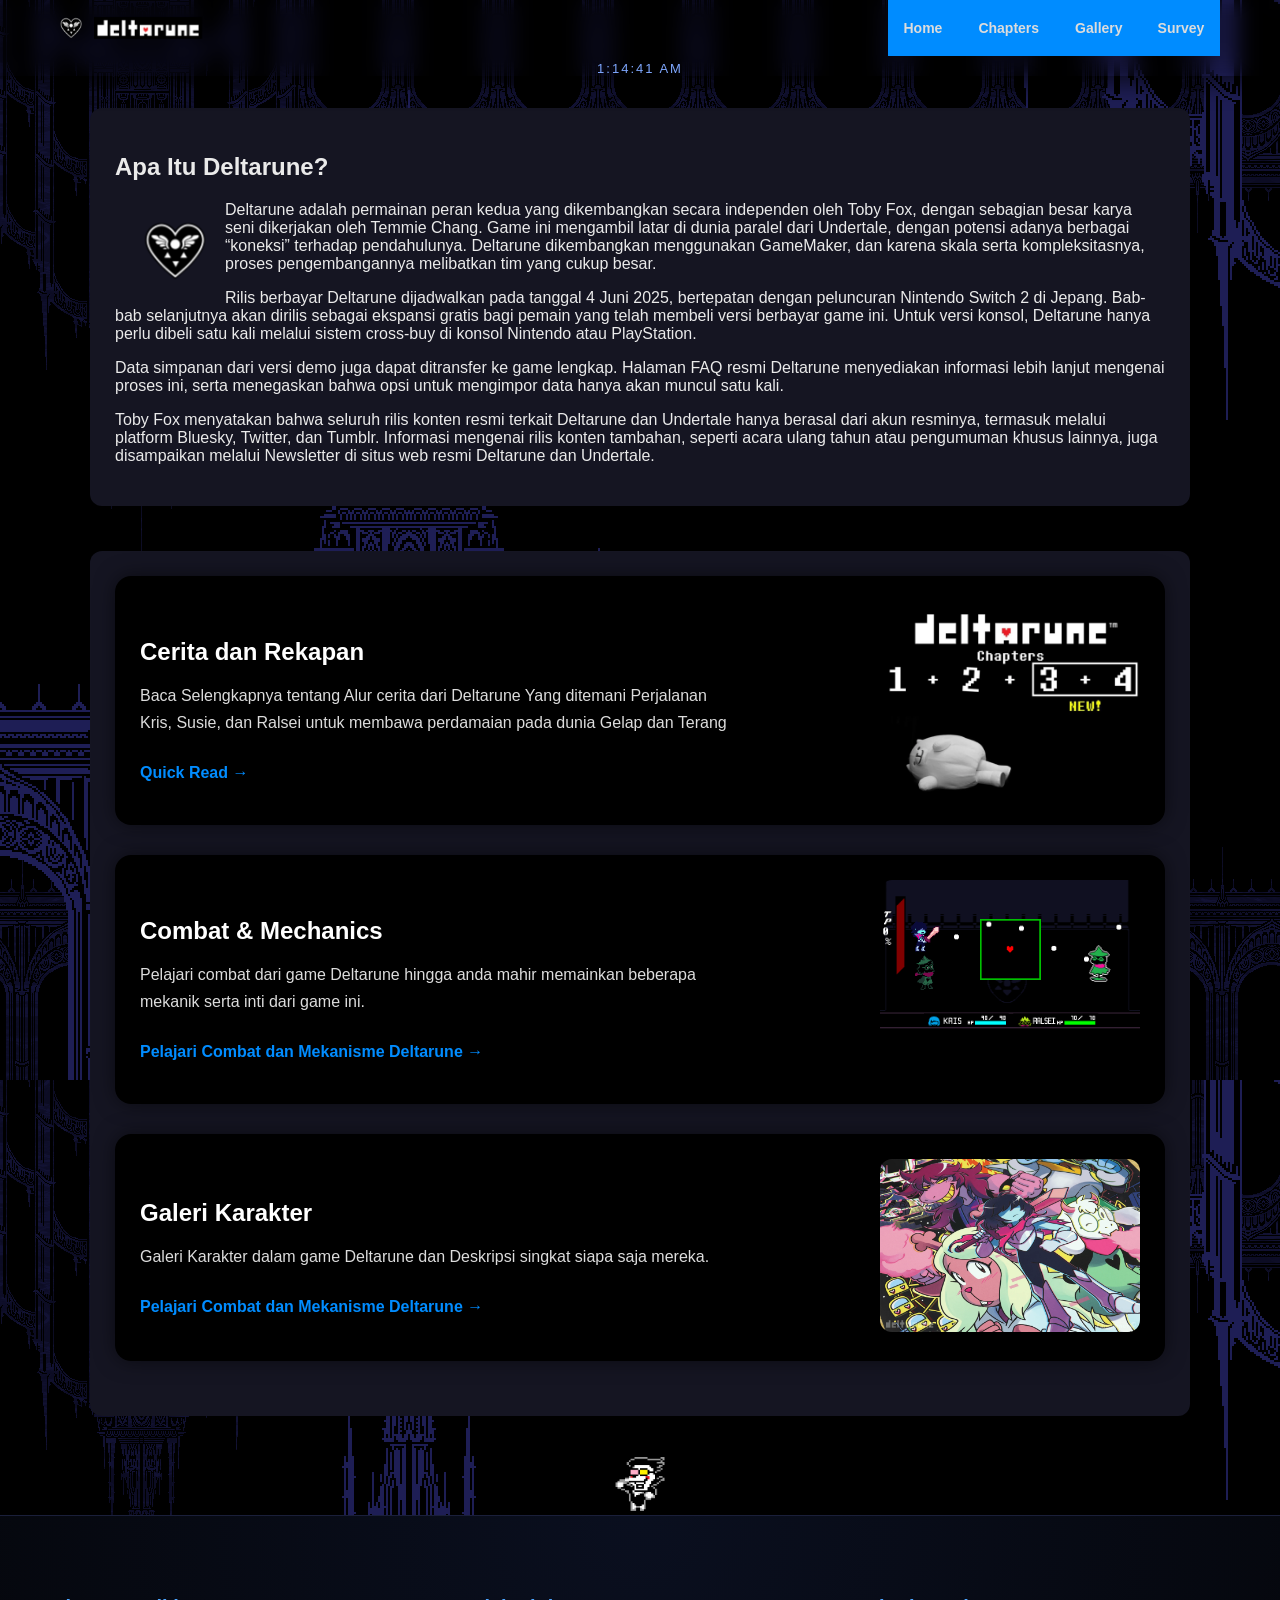
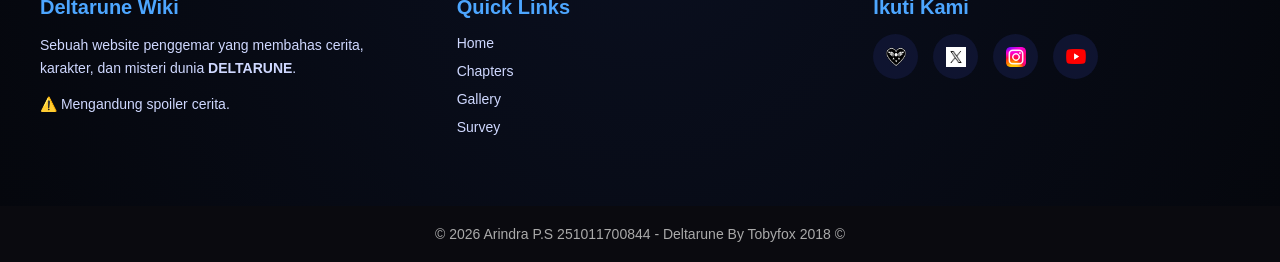
<file: home.html>
<!DOCTYPE html>
<html lang="id">
<head>
    <meta charset="UTF-8">
    <title>Home | DELTARUNE</title>
    <meta name="viewport" content="width=device-width, initial-scale=1.0">
    <link rel="stylesheet" href="css/style.css">
</head>
<body background="wall.png">

<script>
function updateClock() {
    const now = new Date();
    const time = now.toLocaleTimeString();
    document.getElementById("clock").innerText = time;
}
setInterval(updateClock, 1000);
updateClock();
</script>

<header class="top-nav">
    <div class="nav-container">
        <!-- LEFT -->
        <div class="nav-left">
            <img src="dellvf.png" alt="Icon" class="nav-icon">
            <img src="dellogo.png" alt="Deltarune Logo" class="nav-logo">
            
            
        </div>

        <!-- CENTER -->
        <nav class="nav-center">
            <a href="home.html">Home</a>
            <a href="story.html">Chapters</a>
            <a href="gallery.html">Gallery</a>
            <a href="contact.html">Survey</a>
        </nav>
    </div>

    <!-- CLOCK BELOW NAV -->
    <div class="nav-clock">
        <span id="clock">00:00:00</span>
    </div>
</header>
<br>


<main class="content">

    <!-- SECTION 1 -->
    <section class="container">
        <article class="card">
            <h2>Apa Itu Deltarune?</h2>

            <div class="media-text">
                <img src="dellvf.png" alt="Delta Rune Symbol" width="60" height="60" style="float: inline-start; margin-left: 10px; padding: 20px;;">

                <p>
Deltarune adalah permainan peran kedua yang dikembangkan secara independen oleh Toby Fox, dengan sebagian besar karya seni dikerjakan oleh Temmie Chang. Game ini mengambil latar di dunia paralel dari Undertale, dengan potensi adanya berbagai “koneksi” terhadap pendahulunya. Deltarune dikembangkan menggunakan GameMaker, dan karena skala serta kompleksitasnya, proses pengembangannya melibatkan tim yang cukup besar.
</p>

<p>
Rilis berbayar Deltarune dijadwalkan pada tanggal 4 Juni 2025, bertepatan dengan peluncuran Nintendo Switch 2 di Jepang. Bab-bab selanjutnya akan dirilis sebagai ekspansi gratis bagi pemain yang telah membeli versi berbayar game ini. Untuk versi konsol, Deltarune hanya perlu dibeli satu kali melalui sistem cross-buy di konsol Nintendo atau PlayStation.
</p>

<p>
Data simpanan dari versi demo juga dapat ditransfer ke game lengkap. Halaman FAQ resmi Deltarune menyediakan informasi lebih lanjut mengenai proses ini, serta menegaskan bahwa opsi untuk mengimpor data hanya akan muncul satu kali.
</p>

<p>
Toby Fox menyatakan bahwa seluruh rilis konten resmi terkait Deltarune dan Undertale hanya berasal dari akun resminya, termasuk melalui platform Bluesky, Twitter, dan Tumblr. Informasi mengenai rilis konten tambahan, seperti acara ulang tahun atau pengumuman khusus lainnya, juga disampaikan melalui Newsletter di situs web resmi Deltarune dan Undertale.
</p>

            </div>

        </article>
    </section>
    

    <div class="container">
<div class="card">

    <a href="story.html" class="chapter-card">
    <div class="chapter-text">
        <h2>Cerita dan Rekapan</h2>
        <p>
            Baca Selengkapnya tentang Alur cerita dari Deltarune Yang ditemani Perjalanan Kris, Susie, dan Ralsei untuk membawa perdamaian pada dunia Gelap dan Terang
        </p>
        <span class="read-more">Quick Read →</span>
    </div>

    <div class="chapter-image">
        <img src="delchapters.webp" alt="Chapter 1">
    </div>
</a>

 <a href="combat.html" class="chapter-card">
    <div class="chapter-text">
        <h2>Combat & Mechanics</h2>
        <p>
            Pelajari combat dari game Deltarune hingga anda mahir memainkan beberapa mekanik serta inti dari game ini.
        </p>
        <span class="read-more">Pelajari Combat dan Mekanisme Deltarune →</span>
    </div>

    <div class="chapter-image">
        <img src="combs.webp" alt="Chapter 1">
    </div>
</a>

<a href="gallery.html" class="chapter-card">
    <div class="chapter-text">
        <h2>Galeri Karakter</h2>
        <p>
            Galeri Karakter dalam game Deltarune dan Deskripsi singkat siapa saja mereka.
        </p>
        <span class="read-more">Pelajari Combat dan Mekanisme Deltarune →</span>
    </div>

    <div class="chapter-image">
        <img src="product_DR_chapter-2_poster_photo1.webp" alt="Chapter 1">
    </div>
</a>

</main>

 <div class="center-image" align="center"> 
        <img src="meme-spamton.gif" alt="Spamton Meme" width="60" height="60">
    </div>

<section class="pre-footer">
    <div class="pre-footer-container">

        <div class="pre-footer-box">
            <h3>Deltarune Wiki</h3>
            <p>
                Sebuah website penggemar yang membahas cerita, karakter,
                dan misteri dunia <strong>DELTARUNE</strong>.
            </p>
            <p>
                ⚠️ Mengandung spoiler cerita.
            </p>
        </div>

        <!-- CENTER -->
        <div class="pre-footer-box">
            <h3>Quick Links</h3>
            <ul class="quick-links">
                <li><a href="index.html">Home</a></li>
                <li><a href="story.html">Chapters</a></li>
                <li><a href="gallery.html">Gallery</a></li>
                <li><a href="contact.html">Survey</a></li>
            </ul>
        </div>

        <div class="pre-footer-box">
            <h3>Ikuti Kami</h3>
            <div class="social-icons">
                <a href="https://deltarune.com" target="_blank" title="Official Deltarune Website"><img src="dellvf.png" width="20px" height="20px" alt=""></a>

                <a href="https://twitter.com/tobyfox" target="_blank" title="Toby Fox Official Twitter / X"><img src="twitter-new-2023-x-logo-white-background-vector_1017-45422.avif"  width="20px" height="20px" alt=""></a>

                <a href="https://www.instagram.com/tobyfoxdog/" target="_blank" title="Toby Fox Official Instagram"><img src="Instagram_logo_2022.svg.webp"  width="20px" height="20px" alt=""></a>

                <a href="https://www.youtube.com/@tobyfoxofficial" target="_blank" title="Toby Fox Official YouTube"><img src="Youtube_logo.png"  width="20px" height="15px" alt=""></a>

            </div>
        </div>

    </div>
</section>

<footer>
&copy; 2026 Arindra P.S 251011700844 - Deltarune By Tobyfox 2018 &copy;
</footer>

</body>
</html>
</file>
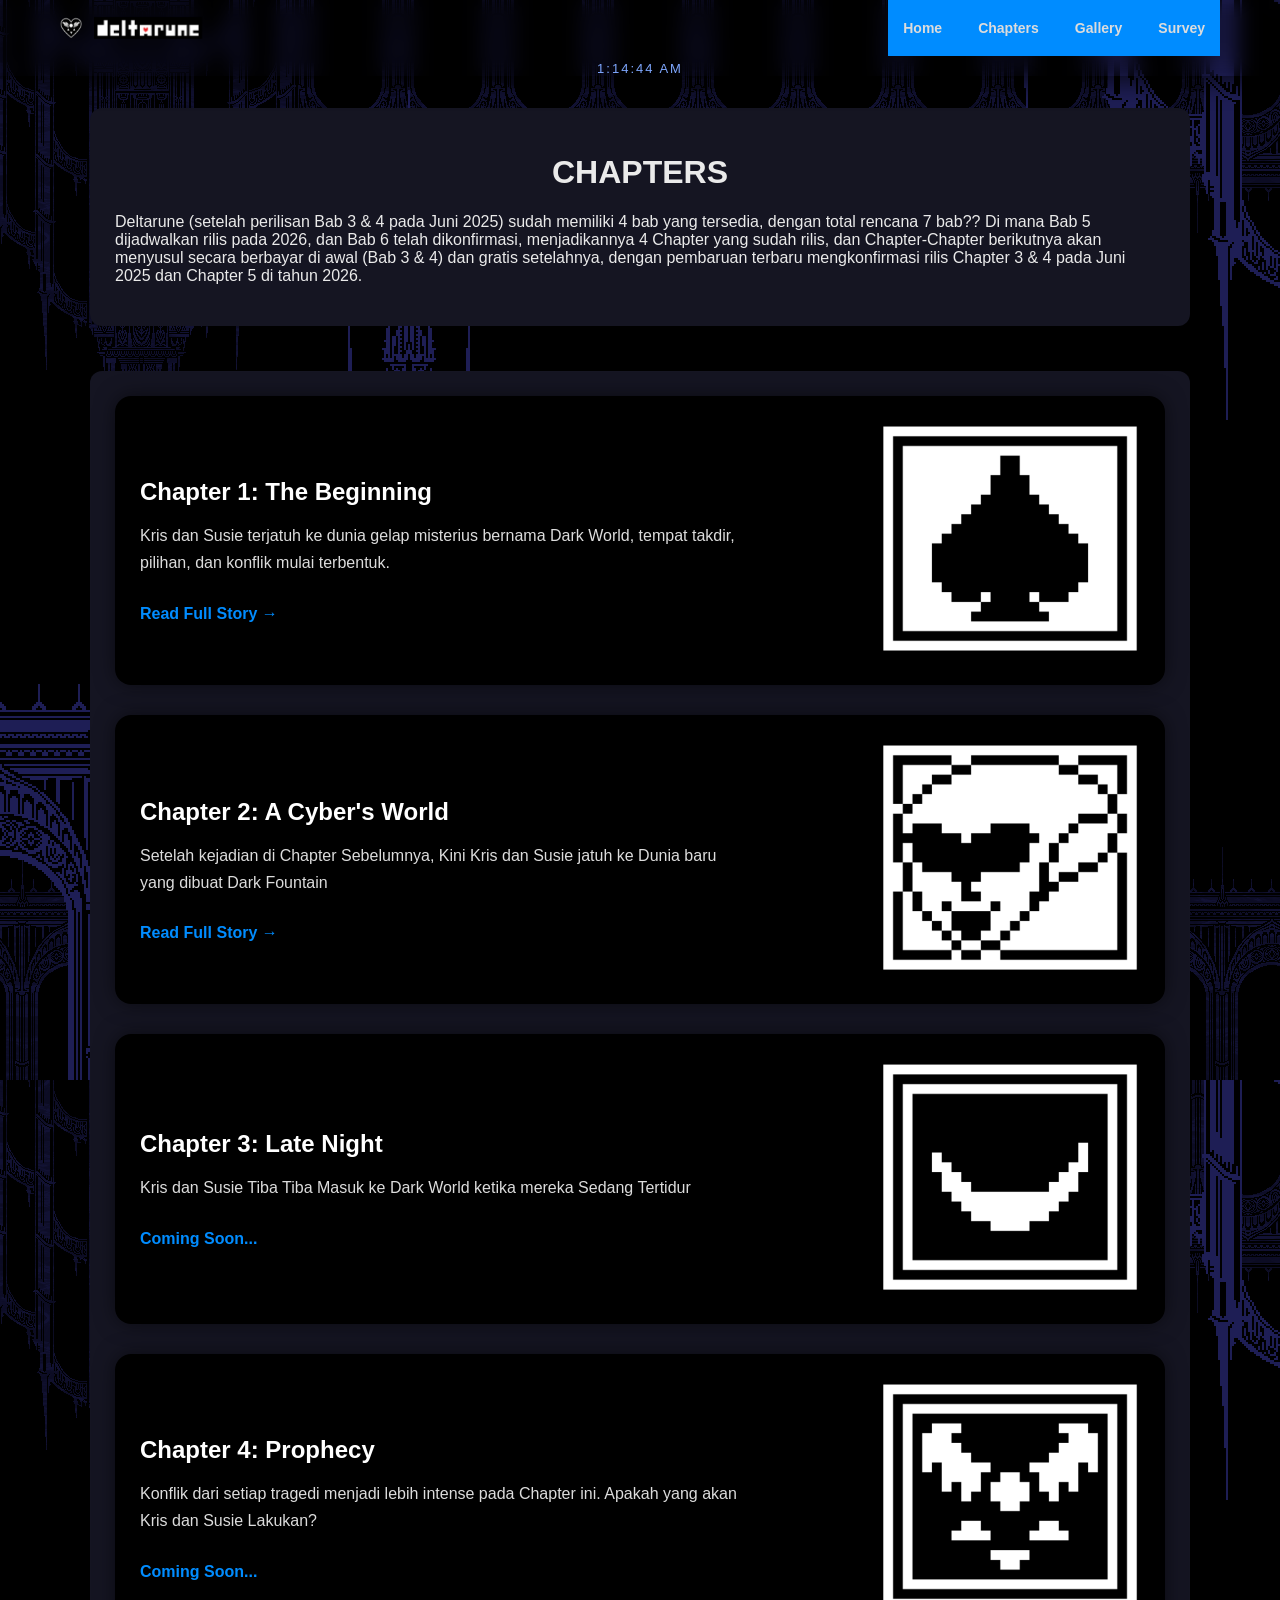
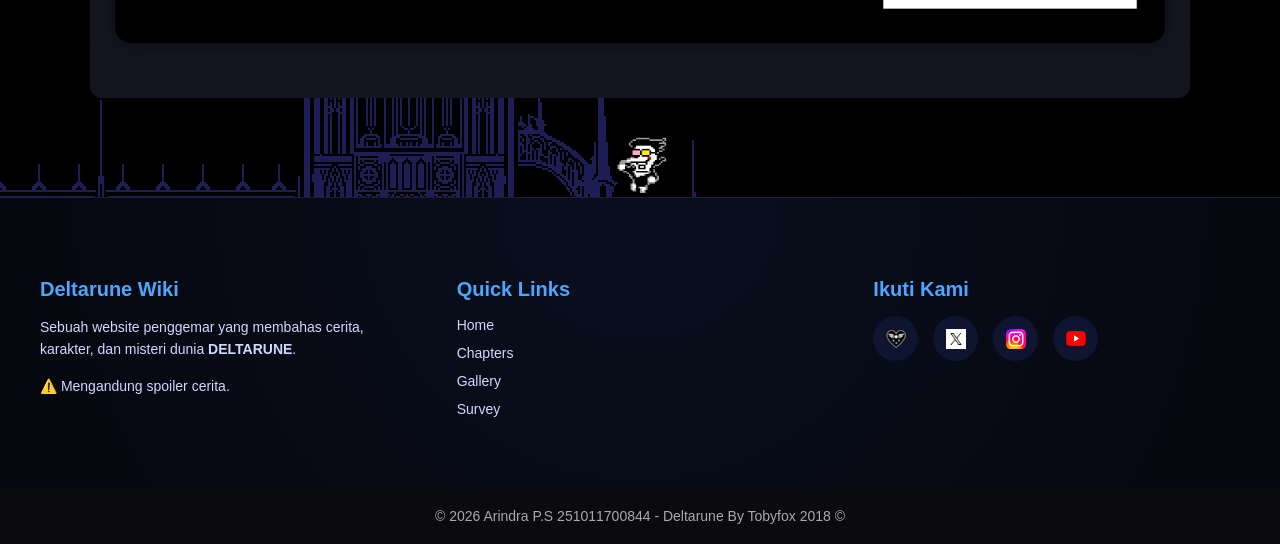
<file: story.html>
<!DOCTYPE html>
<html lang="en">
<head>
<meta charset="UTF-8">
<title>Story - Deltarune</title>
<link rel="stylesheet" href="css/style.css">
</head>
<body background="wall.png">
    
<script>
function updateClock() {
    const now = new Date();
    const time = now.toLocaleTimeString();
    document.getElementById("clock").innerText = time;
}
setInterval(updateClock, 1000);
updateClock();
</script>

<header class="top-nav">
    <div class="nav-container">
        <!-- LEFT -->
        <div class="nav-left">
            <img src="dellvf.png" alt="Icon" class="nav-icon">
            <img src="dellogo.png" alt="Deltarune Logo" class="nav-logo">
        </div>

        <!-- CENTER -->
        <nav class="nav-center">
            <a href="home.html">Home</a>
            <a href="story.html">Chapters</a>
            <a href="gallery.html">Gallery</a>
            <a href="contact.html">Survey</a>
        </nav>
    </div>

    <!-- CLOCK BELOW NAV -->
    <div class="nav-clock">
        <span id="clock">00:00:00</span>
    </div>
</header>
<br>


<div class="container">
<div class="card">
     
<h1 align="center">CHAPTERS</h1>
    
<p>Deltarune (setelah perilisan Bab 3 & 4 pada Juni 2025) sudah memiliki 4 bab yang tersedia, dengan total rencana 7 bab?? Di mana Bab 5 dijadwalkan rilis pada 2026, dan Bab 6 telah dikonfirmasi, menjadikannya 4 Chapter yang sudah rilis, dan Chapter-Chapter berikutnya akan menyusul secara berbayar di awal (Bab 3 & 4) dan gratis setelahnya, dengan pembaruan terbaru mengkonfirmasi rilis Chapter 3 & 4 pada Juni 2025 dan Chapter 5 di tahun 2026. </p></div>
</div>

<div class="container">
<div class="card">

    <a href="chapters.html" class="chapter-card">
    <div class="chapter-text">
        <h2>Chapter 1: The Beginning</h2>
        <p>
            Kris dan Susie terjatuh ke dunia gelap misterius bernama Dark World,
            tempat takdir, pilihan, dan konflik mulai terbentuk.
        </p>
        <span class="read-more">Read Full Story →</span>
    </div>

    <div class="chapter-image">
        <img src="ch1.webp" alt="Chapter 1">
    </div>
</a>

 <a href="chapter2.html" class="chapter-card">
    <div class="chapter-text">
        <h2>Chapter 2: A Cyber's World</h2>
        <p>
           Setelah kejadian di Chapter Sebelumnya, Kini Kris dan Susie jatuh ke Dunia baru yang dibuat Dark Fountain
        </p>
        <span class="read-more">Read Full Story →</span>
    </div>

    <div class="chapter-image">
        <img src="ch2.webp" alt="Chapter 1">
    </div>
</a>

 <a href="#" onclick="comingSoon()" class="chapter-card" >
    <div class="chapter-text">
        <h2>Chapter 3: Late Night</h2>
        <p>
            Kris dan Susie Tiba Tiba Masuk ke Dark World ketika mereka Sedang Tertidur
        </p>
        <span class="read-more">Coming Soon...</span>
    </div>

    <div class="chapter-image">
        <img src="ch3.webp" alt="Chapter 1">
    </div>
</a>

 <a href="#" onclick="comingSoon()" class="chapter-card" >
    <div class="chapter-text">
        <h2>Chapter 4: Prophecy</h2>
        <p>
            Konflik dari setiap tragedi menjadi lebih intense pada Chapter ini. Apakah yang akan Kris dan Susie Lakukan?
        </p>
        <span class="read-more">Coming Soon...</span>
    </div>

    <div class="chapter-image">
        <img src="ch4.webp" alt="Chapter 1">
    </div>
</a>


</div>
</div>
</div>

<div class="center-image" align="center"> 
        <img src="meme-spamton.gif" alt="Spamton Meme" width="60" height="60">
    </div>

<section class="pre-footer">
    <div class="pre-footer-container">

        <div class="pre-footer-box">
            <h3>Deltarune Wiki</h3>
            <p>
                Sebuah website penggemar yang membahas cerita, karakter,
                dan misteri dunia <strong>DELTARUNE</strong>.
            </p>
            <p>
                ⚠️ Mengandung spoiler cerita.
            </p>
        </div>

        <!-- CENTER -->
        <div class="pre-footer-box">
            <h3>Quick Links</h3>
            <ul class="quick-links">
                <li><a href="index.html">Home</a></li>
                <li><a href="story.html">Chapters</a></li>
                <li><a href="gallery.html">Gallery</a></li>
                <li><a href="contact.html">Survey</a></li>
            </ul>
        </div>

        <div class="pre-footer-box">
            <h3>Ikuti Kami</h3>
            <div class="social-icons">
                <a href="https://deltarune.com" target="_blank" title="Official Deltarune Website"><img src="dellvf.png" width="20px" height="20px" alt=""></a>

                <a href="https://twitter.com/tobyfox" target="_blank" title="Toby Fox Official Twitter / X"><img src="twitter-new-2023-x-logo-white-background-vector_1017-45422.avif"  width="20px" height="20px" alt=""></a>

                <a href="https://www.instagram.com/tobyfoxdog/" target="_blank" title="Toby Fox Official Instagram"><img src="Instagram_logo_2022.svg.webp"  width="20px" height="20px" alt=""></a>

                <a href="https://www.youtube.com/@tobyfoxofficial" target="_blank" title="Toby Fox Official YouTube"><img src="Youtube_logo.png"  width="20px" height="15px" alt=""></a>

            </div>
        </div>

    </div>
</section>

<footer>
&copy; 2026 Arindra P.S 251011700844 - Deltarune By Tobyfox 2018 &copy;
</footer>
<script>
function comingSoon() {
    alert("Dikarenakan Chapter 3 dan 4 baru saja rilis, maka page ini dalam proses pengerjaan.");
}
</script>

</body>
</html>
</file>
<file: css/style.css>
body {
    margin: 0;
    font-family: 'Segoe UI', sans-serif;
    background-color: #000000;
    color: #eaeaea;
}

.top-nav {
    position: fixed;
    top: 0;
    align-items: center;
    margin-top: 0px;
    width: 100%;
    backdrop-filter: blur(10px);
    box-shadow: 0 6px 25px rgba(0,0,0,0.7);
    z-index: 999;
}

/* CONTAINER UTAMA */
.nav-container {
    height: 55px;
    padding: 0 60px;
    display: flex;
    align-items: center;
    justify-content: space-between;
}

/* LEFT */
.nav-left {
    display: flex;
    align-items: center;
    gap: 12px;
}

.nav-icon {
    width: 22px;
    height: 22px;
}

.nav-logo {
    height: 22px;
}

/* CENTER MENU */
.nav-center {
    display: flex;
    gap: 36px;
}

.nav-center a {
    color: #dcdcdc;
    text-decoration: none;
    font-size: 14px;
    position: relative;
    padding: 5px 0;
}

.nav-center a::after {
    content: "";
    position: absolute;
    left: 0;
    bottom: -6px;
    width: 0%;
    height: 2px;
    background: #ffe600;
    transition: 0.3s ease;
}

.nav-center a:hover::after {
    width: 100%;
}

.nav-center a:hover {
    color: #ffffff;
}

/* CLOCK BELOW NAV */
.nav-clock {
    margin-top: 6px;
    text-align: center;
    font-size: 13px;
    color: #7fa8ff;
    letter-spacing: 2px;
}

/* PAGE OFFSET */
body {
    padding-top: 110px;
}


/* PAGE OFFSET */
body {
    padding-top: 80px;
}


nav {
    background: #008cff;
    display: flex;
    align-items: center;
    justify-content: center;
    gap: 25px;
    padding: 15px;
}

nav a {
    color: #fff;
    text-decoration: none;
    font-weight: bold;
}

nav a:hover {
    color: #000000;
}

.container {
    max-width: 1100px;
    margin: auto;
    padding: 10px 20px;
}

.chapter-card {
    display: flex;
    justify-content: space-between;
    align-items: center;
    background: linear-gradient(135deg, #000000, #000000);
    border-radius: 16px;
    padding: 25px;
    margin-bottom: 30px;
    text-decoration: none;
    color: #eaeaea;
    box-shadow: 0 0 20px rgba(0,0,0,0.5);
    transition: transform 0.3s ease, box-shadow 0.3s ease;
}

.chapter-card:hover {
    transform: translateY(-6px);
    box-shadow: 0 0 30px rgba(255, 255, 255, 0.6);
}

.chapter-text {
    max-width: 60%;
}

.chapter-text h2 {
    color: #ffffff;
    margin-bottom: 10px;
}

.chapter-text p {
    line-height: 1.7;
    color: #dcdcdc;
}

.read-more {
    display: inline-block;
    margin-top: 12px;
    color: #008cff;
    font-weight: bold;
}

.chapter-image img {
    width: 260px;
    border-radius: 12px;
    box-shadow: 0 0 15px rgba(0,0,0,0.6);
}

/* Responsive */
@media (max-width: 768px) {
    .chapter-card {
        flex-direction: column;
        text-align: center;
    }

    .chapter-text {
        max-width: 100%;
    }

    .chapter-image img {
        margin-top: 20px;
        width: 100%;
    }
}


.card {
    background: #151522;
    padding: 25px;
    border-radius: 12px;
    margin-bottom: 25px;
}

.gallery-cards {
    display: grid;
    grid-template-columns: repeat(auto-fit, minmax(250px, 1fr));
    gap: 100px;
    margin-top: 30px;
}

.char-card {
    background: #1a1a2e;
    border-radius: 14px;
    overflow: hidden;
    box-shadow: 0 0 15px rgba(0,0,0,0.4);
    transition: transform 0.3s ease, box-shadow 0.3s ease;
}

.char-card:hover {
    transform: translateY(-8px);
    box-shadow: 0 0 25px rgba(108, 76, 255, 0.5);
}

.char-card img {
    width: 100%;
    height: 180px;
    object-fit: cover;
}

.char-card h3 {
    margin: 15px;
    color: #9d7cff;
}

.char-card p {
    margin: 0 15px 20px;
    font-size: 14px;
    color: #dcdcdc;
    line-height: 1.6;
}



form input, form textarea {
    width: 100%;
    padding: 12px;
    margin: 10px 0;
    border-radius: 8px;
    border: none;
}

form button {
    background: #6c4cff;
    color: white;
    padding: 12px 25px;
    border: none;
    border-radius: 8px;
    cursor: pointer;
}

.pre-footer {
    background: radial-gradient(circle at top, #0a0f1f, #05070d);
    padding: 60px 40px;
    border-top: 1px solid #1a1f3a;
    color: #cfd8ff;
    font-family: Arial, Helvetica, sans-serif;
}

.pre-footer-container {
    max-width: 1200px;
    margin: auto;
    display: grid;
    grid-template-columns: repeat(3, 1fr);
    gap: 50px;
}

.pre-footer-box h3 {
    color: #4da6ff;
    margin-bottom: 15px;
    font-size: 20px;
}

.pre-footer-box p {
    font-size: 14px;
    line-height: 1.6;
    opacity: 0.85;
}

.quick-links {
    list-style: none;
    padding: 0;
    margin: 0;
}

.quick-links li {
    margin-bottom: 10px;
}

.quick-links a {
    color: #cfd8ff;
    text-decoration: none;
    font-size: 14px;
    transition: color 0.3s ease;
}

.quick-links a:hover {
    color: #4da6ff;
}

.social-icons {
    display: flex;
    gap: 15px;
}

.social-icons a {
    width: 45px;
    height: 45px;
    background: #0f1430;
    border-radius: 50%;
    display: flex;
    align-items: center;
    justify-content: center;
    font-size: 20px;
    text-decoration: none;
    color: #cfd8ff;
    transition: transform 0.3s ease, background 0.3s ease;
}

.social-icons a:hover {
    background: #4da6ff;
    transform: translateY(-5px);
    color: #000;
}

/* Responsive */
@media (max-width: 900px) {
    .pre-footer-container {
        grid-template-columns: 1fr;
        text-align: center;
    }

    .social-icons {
        justify-content: center;
    }
}


footer {
    background: #0a0a0f;
    text-align: center;
    padding: 20px;
    font-size: 14px;
    color: #aaa;
}


/* ===== COMBAT PAGE ===== */

.page-header {
    text-align: center;
    padding: 100px 20px 60px;
}

.page-header h1 {
    font-size: 42px;
    letter-spacing: 2px;
}

.page-header p {
    color: #bdbdbd;
    margin-top: 10px;
}

.combat-intro {
    max-width: 900px;
    margin: auto;
    padding: 20px;
    text-align: center;
    line-height: 1.8;
    color: #d0d0d0;
}

.combat-grid {
    display: grid;
    grid-template-columns: repeat(auto-fit, minmax(240px, 1fr));
    gap: 25px;
    max-width: 1100px;
    margin: 70px auto;
    padding: 0 30px;
}

.combat-card {
    background: linear-gradient(145deg, #0f0f0f, #1a1a1a);
    border-radius: 18px;
    padding: 30px;
    border: 1px solid #2b2b2b;
    transition: 0.3s ease;
}

.combat-card h2 {
    margin-bottom: 15px;
}

.combat-card p {
    color: #c0c0c0;
    font-size: 14px;
    line-height: 1.7;
}

.combat-card:hover {
    transform: translateY(-8px);
    box-shadow: 0 20px 40px rgba(127, 92, 255, 0.25);
    border-color: #7f5cff;
}

.soul-section,
.tp-section,
.route-section {
    max-width: 900px;
    margin: 80px auto;
    padding: 0 25px;
    text-align: center;
}

.soul-section h2,
.tp-section h2,
.route-section h2 {
    margin-bottom: 20px;
}

.soul-section p,
.tp-section p,
.route-section p {
    color: #cfcfcf;
    line-height: 1.8;
}

/* GLOBAL PAGE ANIMATION */
body * {
    opacity: 0;
    transform: translateY(25px);
    animation: fadeUpGlobal 0.8s ease forwards;
}

/* STAGGER OTOMATIS */
body *:nth-child(1) { animation-delay: 0.05s; }
body *:nth-child(2) { animation-delay: 0.1s; }
body *:nth-child(3) { animation-delay: 0.15s; }
body *:nth-child(4) { animation-delay: 0.2s; }
body *:nth-child(5) { animation-delay: 0.25s; }
body *:nth-child(6) { animation-delay: 0.3s; }
body *:nth-child(7) { animation-delay: 0.35s; }
body *:nth-child(8) { animation-delay: 0.4s; }
body *:nth-child(9) { animation-delay: 0.45s; }
body *:nth-child(10) { animation-delay: 0.5s; }

@keyframes fadeUpGlobal {
    to {
        opacity: 1;
        transform: translateY(0);
    }
}
</file>
